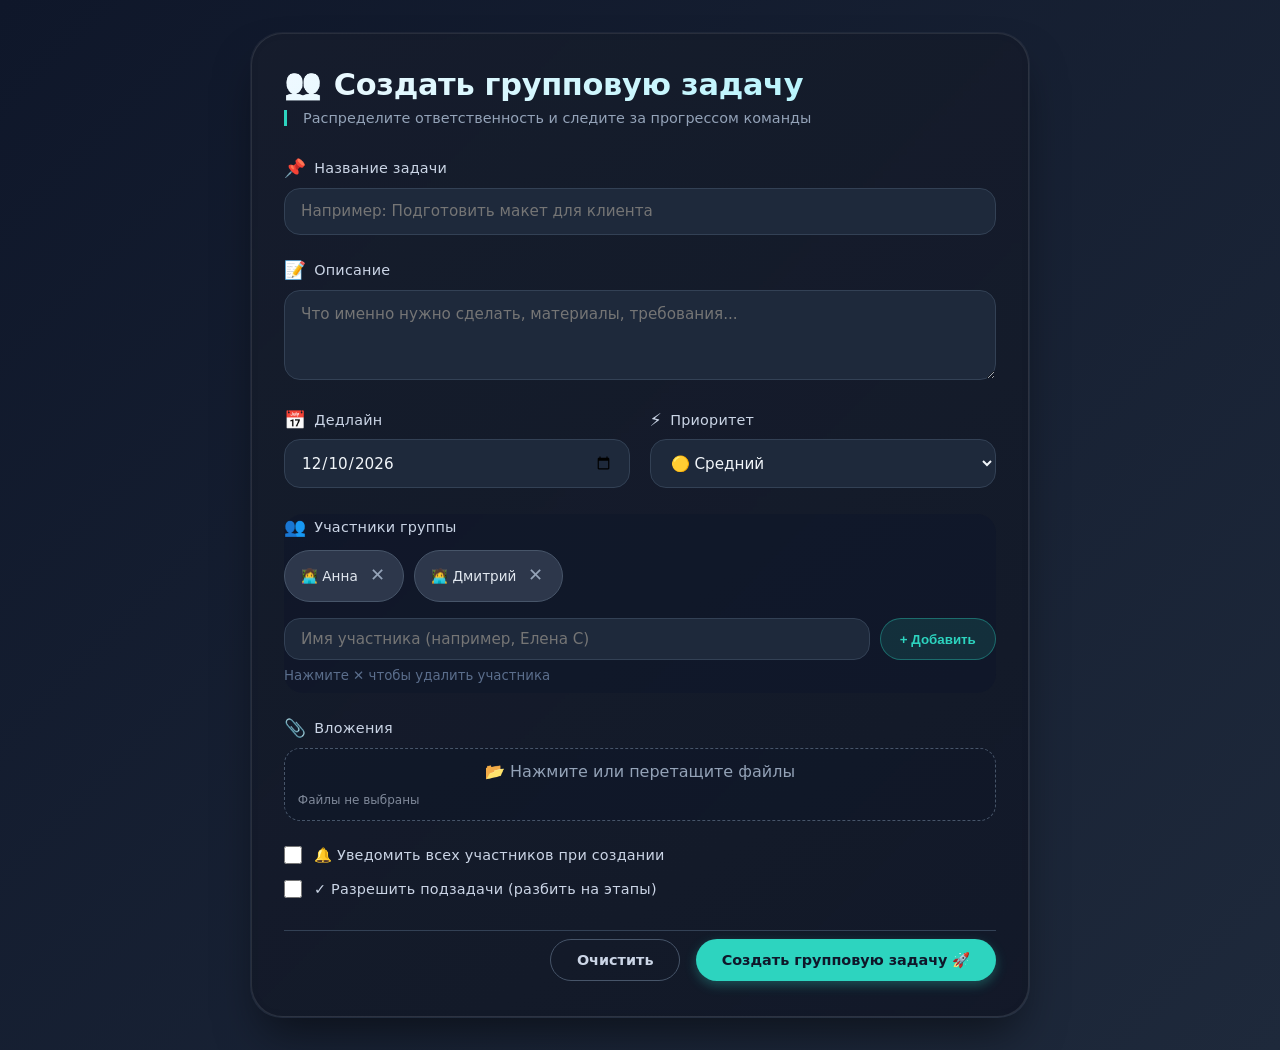
<file: index.html>
<!DOCTYPE html>
<html lang="ru">
<head>
    <meta charset="UTF-8">
    <meta name="viewport" content="width=device-width, initial-scale=1.0, user-scalable=yes">
    <title>UI Form: Создание групповой задачи</title>
    <link rel="stylesheet" href="style.css">
</head>
<body>
<div class="form-container">
    <div class="glass-card">
        <h1>
            <span>👥</span> Создать групповую задачу
        </h1>
        <div class="sub">Распределите ответственность и следите за прогрессом команды</div>

        <form id="groupTaskForm">
            <div class="field-group">
                <label><i>📌</i> Название задачи</label>
                <input type="text" id="taskTitle" placeholder="Например: Подготовить макет для клиента" required>
            </div>

            <div class="field-group">
                <label><i>📝</i> Описание</label>
                <textarea id="taskDesc" placeholder="Что именно нужно сделать, материалы, требования..."></textarea>
            </div>

            <div class="row-2cols">
                <div class="field-group">
                    <label><i>📅</i> Дедлайн</label>
                    <input type="date" id="deadline">
                </div>
                <div class="field-group">
                    <label><i>⚡</i> Приоритет</label>
                    <select id="priority">
                        <option value="low">🟢 Низкий</option>
                        <option value="medium" selected>🟡 Средний</option>
                        <option value="high">🔴 Высокий</option>
                        <option value="critical">🔥 Критический</option>
                    </select>
                </div>
            </div>

            <div class="field-group members-section">
                <label><i>👥</i> Участники группы</label>
                <div class="members-list" id="membersListContainer">
                    <div class="member-tag" data-name="Анна Кузнецова">
                        <span>👩‍💻 Анна</span>
                        <button type="button" class="remove-member">✕</button>
                    </div>
                    <div class="member-tag" data-name="Дмитрий Волков">
                        <span>🧑‍💻 Дмитрий</span>
                        <button type="button" class="remove-member">✕</button>
                    </div>
                </div>
                <div class="add-member-panel">
                    <input type="text" id="memberNameInput" placeholder="Имя участника (например, Елена С)" autocomplete="off">
                    <button type="button" id="addMemberBtn">+ Добавить</button>
                </div>
                <small style="color:#5b6e8c; display: block; margin-top: 8px;">Нажмите ✕ чтобы удалить участника</small>
            </div>

            <!-- Вложения (демо) -->
            <div class="field-group">
                <label><i>📎</i> Вложения</label>
                <div class="file-area" id="fileDropArea">
                    <input type="file" id="fileInput" multiple style="display: none;">
                    <div class="file-label" id="fileTrigger">
                        📂 Нажмите или перетащите файлы
                    </div>
                    <div class="file-list" id="filePreviewList"></div>
                </div>
            </div>

            <div class="checkbox-group">
                <input type="checkbox" id="notifyTeam">
                <label style="margin:0; font-weight: normal;">🔔 Уведомить всех участников при создании</label>
            </div>
            <div class="checkbox-group">
                <input type="checkbox" id="allowSubtasks">
                <label style="margin:0; font-weight: normal;">✓ Разрешить подзадачи (разбить на этапы)</label>
            </div>

            <div class="actions">
                <button type="button" class="btn btn-secondary" id="resetBtn">Очистить</button>
                <button type="submit" class="btn btn-primary">Создать групповую задачу 🚀</button>
            </div>
        </form>
    </div>
</div>
<div id="toastMessage" class="toast-msg">✨ Групповая задача создана!</div>

<script src="script.js"></script>
</body>
</html>
</file>
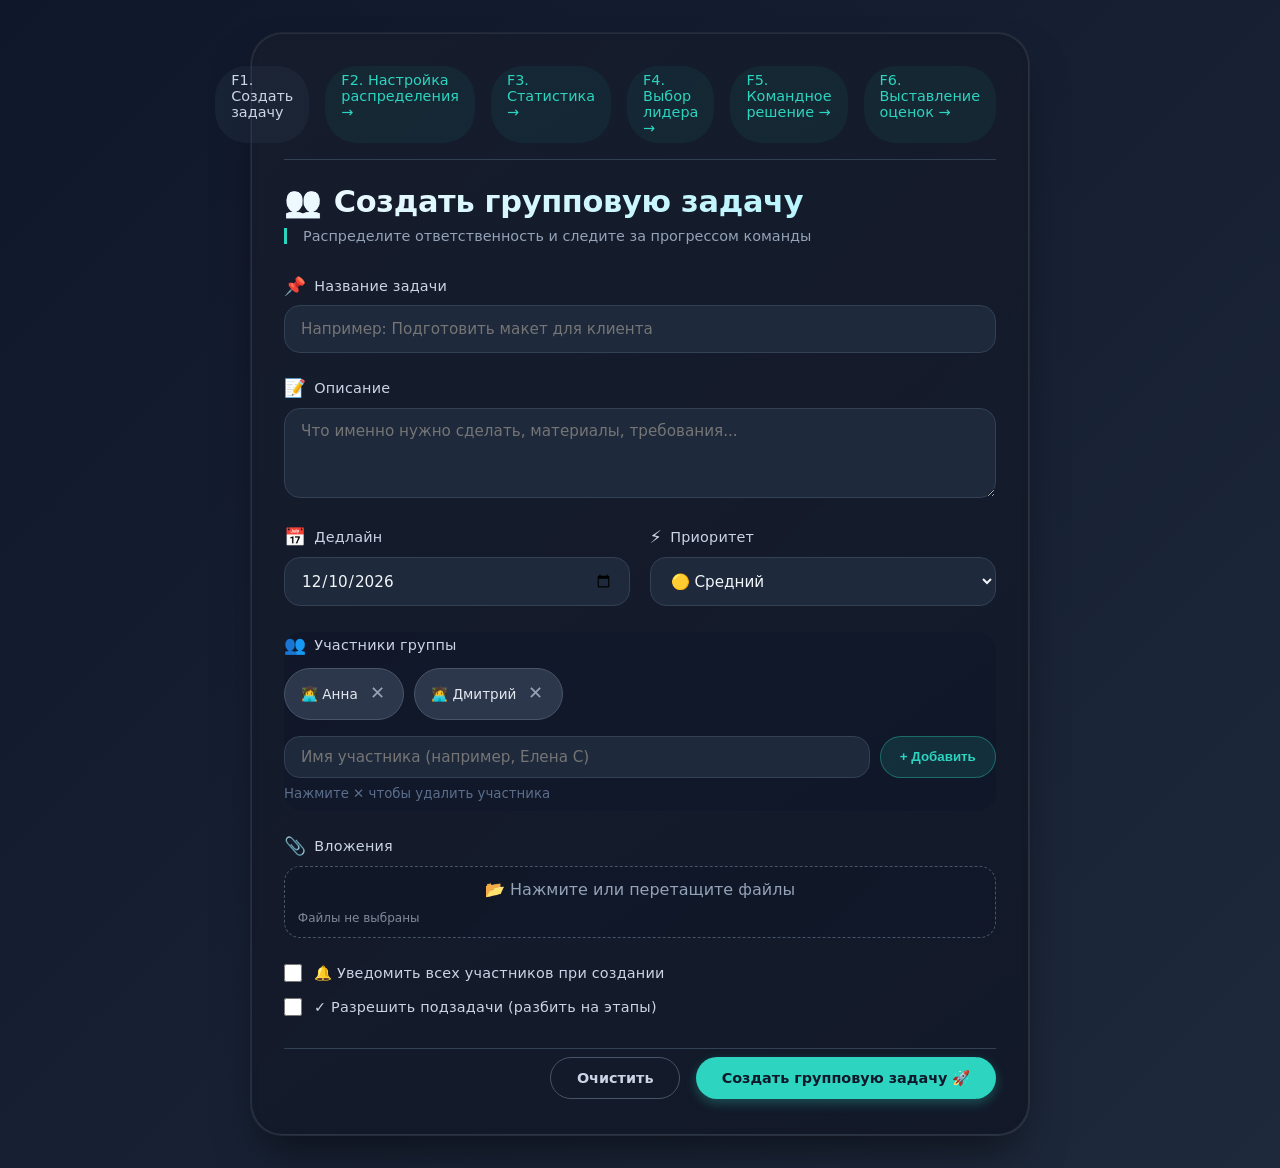
<file: f1.html>
<!DOCTYPE html>
<html lang="ru">
<head>
    <meta charset="UTF-8">
    <meta name="viewport" content="width=device-width, initial-scale=1.0, user-scalable=yes">
    <title>F1: Создание групповой задачи</title>
    <link rel="stylesheet" href="f1.css">
</head>
<body>
<div class="form-container">
    <div class="glass-card">
        <div class="nav-modules">
            <span class="current-module">F1. Создать задачу</span>
            <a href="f2.html" class="module-link">F2. Настройка распределения →</a>
            <a href="f3.html" class="module-link">F3. Статистика →</a>
            <a href="f4.html" class="module-link">F4. Выбор лидера →</a>
            <a href="f5.html" class="module-link">F5. Командное решение →</a>
            <a href="f6.html" class="module-link">F6. Выставление оценок →</a>
        </div>

        <h1>
            <span>👥</span> Создать групповую задачу
        </h1>
        <div class="sub">Распределите ответственность и следите за прогрессом команды</div>

        <form id="groupTaskForm">
            <div class="field-group">
                <label><i>📌</i> Название задачи</label>
                <input type="text" id="taskTitle" placeholder="Например: Подготовить макет для клиента" required>
            </div>

            <div class="field-group">
                <label><i>📝</i> Описание</label>
                <textarea id="taskDesc" placeholder="Что именно нужно сделать, материалы, требования..."></textarea>
            </div>

            <div class="row-2cols">
                <div class="field-group">
                    <label><i>📅</i> Дедлайн</label>
                    <input type="date" id="deadline">
                </div>
                <div class="field-group">
                    <label><i>⚡</i> Приоритет</label>
                    <select id="priority">
                        <option value="low">🟢 Низкий</option>
                        <option value="medium" selected>🟡 Средний</option>
                        <option value="high">🔴 Высокий</option>
                        <option value="critical">🔥 Критический</option>
                    </select>
                </div>
            </div>

            <div class="field-group members-section">
                <label><i>👥</i> Участники группы</label>
                <div class="members-list" id="membersListContainer">
                    <div class="member-tag" data-name="Анна Кузнецова">
                        <span>👩‍💻 Анна</span>
                        <button type="button" class="remove-member">✕</button>
                    </div>
                    <div class="member-tag" data-name="Дмитрий Волков">
                        <span>🧑‍💻 Дмитрий</span>
                        <button type="button" class="remove-member">✕</button>
                    </div>
                </div>
                <div class="add-member-panel">
                    <input type="text" id="memberNameInput" placeholder="Имя участника (например, Елена С)" autocomplete="off">
                    <button type="button" id="addMemberBtn">+ Добавить</button>
                </div>
                <small style="color:#5b6e8c; display: block; margin-top: 8px;">Нажмите ✕ чтобы удалить участника</small>
            </div>

            <div class="field-group">
                <label><i>📎</i> Вложения</label>
                <div class="file-area" id="fileDropArea">
                    <input type="file" id="fileInput" multiple style="display: none;">
                    <div class="file-label" id="fileTrigger">
                        📂 Нажмите или перетащите файлы
                    </div>
                    <div class="file-list" id="filePreviewList"></div>
                </div>
            </div>

            <div class="checkbox-group">
                <input type="checkbox" id="notifyTeam">
                <label style="margin:0; font-weight: normal;">🔔 Уведомить всех участников при создании</label>
            </div>
            <div class="checkbox-group">
                <input type="checkbox" id="allowSubtasks">
                <label style="margin:0; font-weight: normal;">✓ Разрешить подзадачи (разбить на этапы)</label>
            </div>

            <div class="actions">
                <button type="button" class="btn btn-secondary" id="resetBtn">Очистить</button>
                <button type="submit" class="btn btn-primary">Создать групповую задачу 🚀</button>
            </div>
        </form>
    </div>
</div>
<div id="toastMessage" class="toast-msg">✨ Групповая задача создана!</div>

<script src="f1.js"></script>
</body>
</html>
</file>
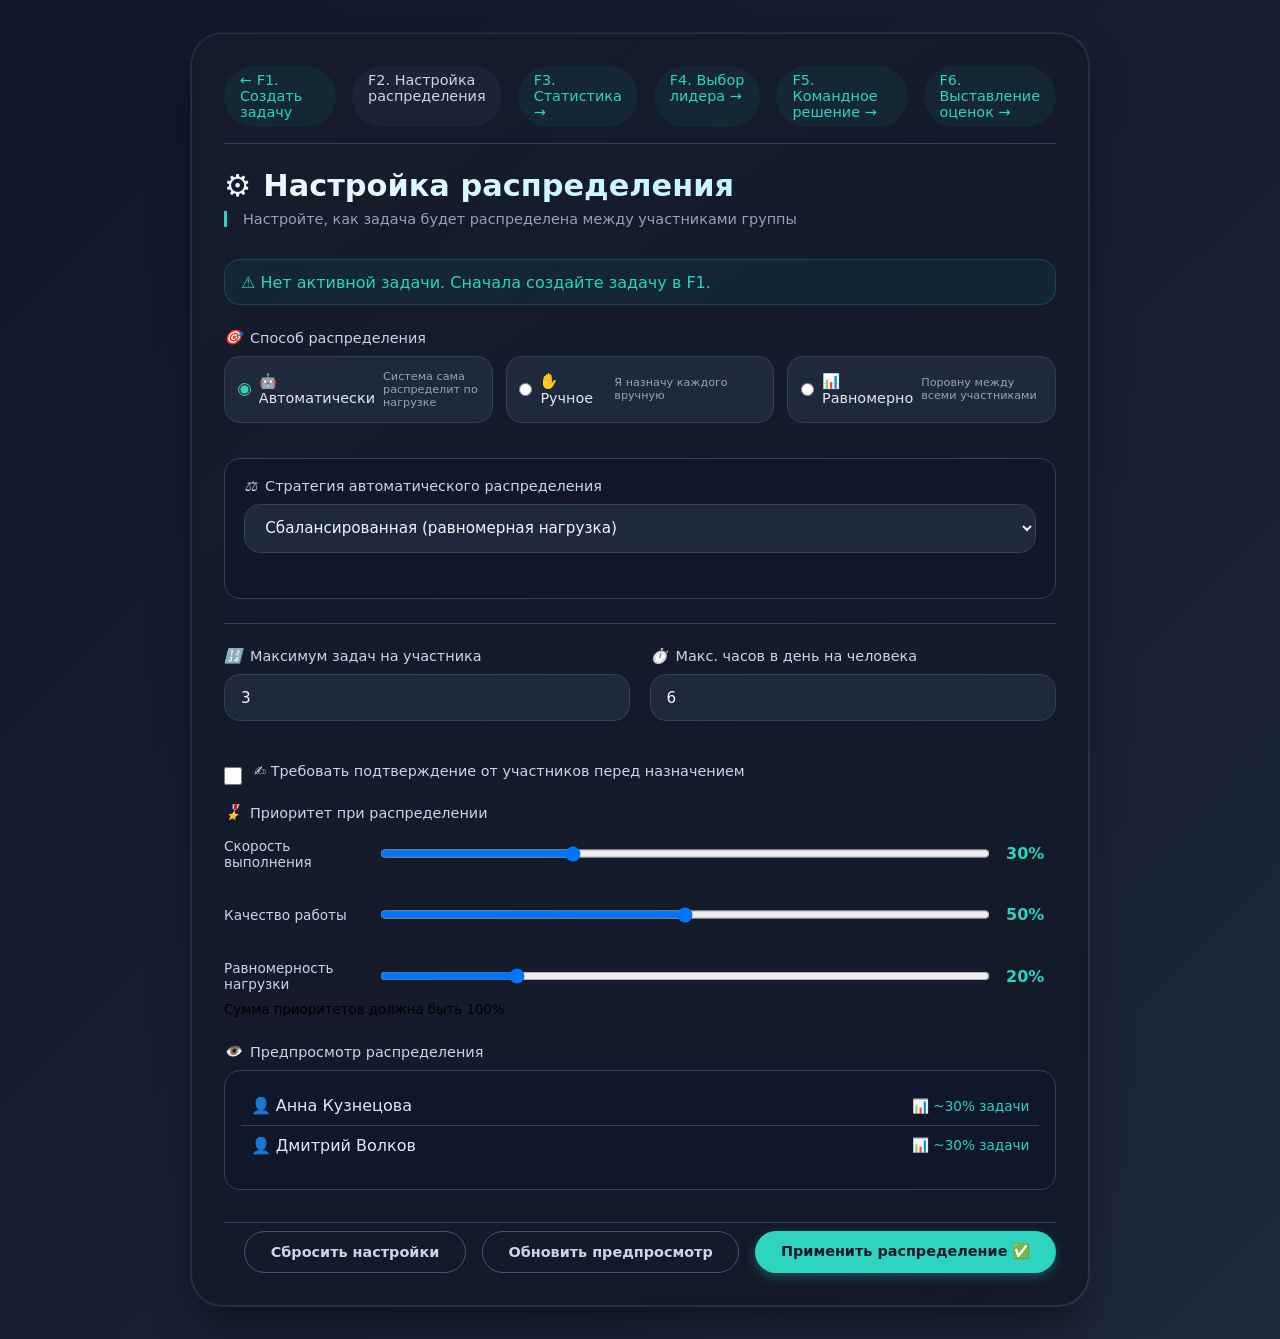
<file: f2.html>
<!DOCTYPE html>
<html lang="ru">
<head>
    <meta charset="UTF-8">
    <meta name="viewport" content="width=device-width, initial-scale=1.0, user-scalable=yes">
    <title>F2: Настройка распределения групповой задачи</title>
    <link rel="stylesheet" href="f2.css">
</head>
<body>
<div class="form-container">
    <div class="glass-card">
        <div class="nav-modules">
            <a href="f1.html" class="module-link">← F1. Создать задачу</a>
            <span class="current-module">F2. Настройка распределения</span>
            <a href="f3.html" class="module-link">F3. Статистика →</a>
            <a href="f4.html" class="module-link">F4. Выбор лидера →</a>
            <a href="f5.html" class="module-link">F5. Командное решение →</a>
            <a href="f6.html" class="module-link">F6. Выставление оценок →</a>
        </div>

        <h1>
            <span>⚙️</span> Настройка распределения
        </h1>
        <div class="sub">Настройте, как задача будет распределена между участниками группы</div>

        <div id="currentTaskInfo" class="task-info">
            <span id="taskNamePlaceholder">Задача не выбрана</span>
        </div>

        <form id="distributionForm">
            <div class="field-group">
                <label><i>🎯</i> Способ распределения</label>
                <div class="radio-group">
                    <label class="radio-card">
                        <input type="radio" name="distributionType" value="auto" checked>
                        <span class="radio-title">🤖 Автоматически</span>
                        <span class="radio-desc">Система сама распределит по нагрузке</span>
                    </label>
                    <label class="radio-card">
                        <input type="radio" name="distributionType" value="manual">
                        <span class="radio-title">✋ Ручное</span>
                        <span class="radio-desc">Я назначу каждого вручную</span>
                    </label>
                    <label class="radio-card">
                        <input type="radio" name="distributionType" value="equal">
                        <span class="radio-title">📊 Равномерно</span>
                        <span class="radio-desc">Поровну между всеми участниками</span>
                    </label>
                </div>
            </div>

            <div id="autoSettings" class="distribution-settings">
                <div class="field-group">
                    <label><i>⚖️</i> Стратегия автоматического распределения</label>
                    <select id="autoStrategy">
                        <option value="balanced">Сбалансированная (равномерная нагрузка)</option>
                        <option value="speed">Быстрая (кто свободнее)</option>
                        <option value="skill">По компетенциям (кто лучше подходит)</option>
                        <option value="custom">Кастомный вес участников</option>
                    </select>
                </div>

                <div id="customWeightsPanel" style="display: none;">
                    <label><i>📊</i> Веса участников (0-100%)</label>
                    <div id="weightsList" class="weights-container"></div>
                    <small>Укажите важность каждого участника для этой задачи</small>
                </div>
            </div>

            <div id="manualSettings" class="distribution-settings" style="display: none;">
                <label><i>👥</i> Назначить ответственных</label>
                <div id="manualAssignmentList" class="manual-list"></div>
            </div>

            <div id="equalSettings" class="distribution-settings" style="display: none;">
                <div class="info-box">
                    <span>ℹ️</span>
                    <div>Задача будет разделена на <strong id="equalPartsCount">0</strong> равных частей 
                    (по количеству участников). Каждый получит одинаковый объём работы.</div>
                </div>
            </div>

            <div class="divider"></div>

            <div class="row-2cols">
                <div class="field-group">
                    <label><i>🔢</i> Максимум задач на участника</label>
                    <input type="number" id="maxTasksPerMember" min="1" max="20" value="3">
                </div>
                <div class="field-group">
                    <label><i>⏱️</i> Макс. часов в день на человека</label>
                    <input type="number" id="maxHoursPerDay" min="1" max="12" value="6">
                </div>
            </div>

            <div class="checkbox-group">
                <input type="checkbox" id="requireApproval">
                <label>✍️ Требовать подтверждение от участников перед назначением</label>
            </div>

            <div class="field-group">
                <label><i>🎖️</i> Приоритет при распределении</label>
                <div class="priority-sliders">
                    <div class="slider-item">
                        <span>Скорость выполнения</span>
                        <input type="range" id="prioritySpeed" min="0" max="100" value="30">
                        <span class="slider-value" id="speedVal">30%</span>
                    </div>
                    <div class="slider-item">
                        <span>Качество работы</span>
                        <input type="range" id="priorityQuality" min="0" max="100" value="50">
                        <span class="slider-value" id="qualityVal">50%</span>
                    </div>
                    <div class="slider-item">
                        <span>Равномерность нагрузки</span>
                        <input type="range" id="priorityBalance" min="0" max="100" value="20">
                        <span class="slider-value" id="balanceVal">20%</span>
                    </div>
                </div>
                <small>Сумма приоритетов должна быть 100%</small>
                <div id="priorityWarning" class="warning-msg"></div>
            </div>

            <div class="preview-section">
                <label><i>👁️</i> Предпросмотр распределения</label>
                <div id="previewResult" class="preview-card">
                    <div class="preview-placeholder">Настройте параметры для предпросмотра</div>
                </div>
            </div>

            <div class="actions">
                <button type="button" class="btn btn-secondary" id="resetBtn">Сбросить настройки</button>
                <button type="button" class="btn btn-secondary" id="previewBtn">Обновить предпросмотр</button>
                <button type="submit" class="btn btn-primary">Применить распределение ✅</button>
            </div>
        </form>
    </div>
</div>

<div id="toastMessage" class="toast-msg">Настройки распределения сохранены!</div>

<script src="f2.js"></script>
</body>
</html>
</file>
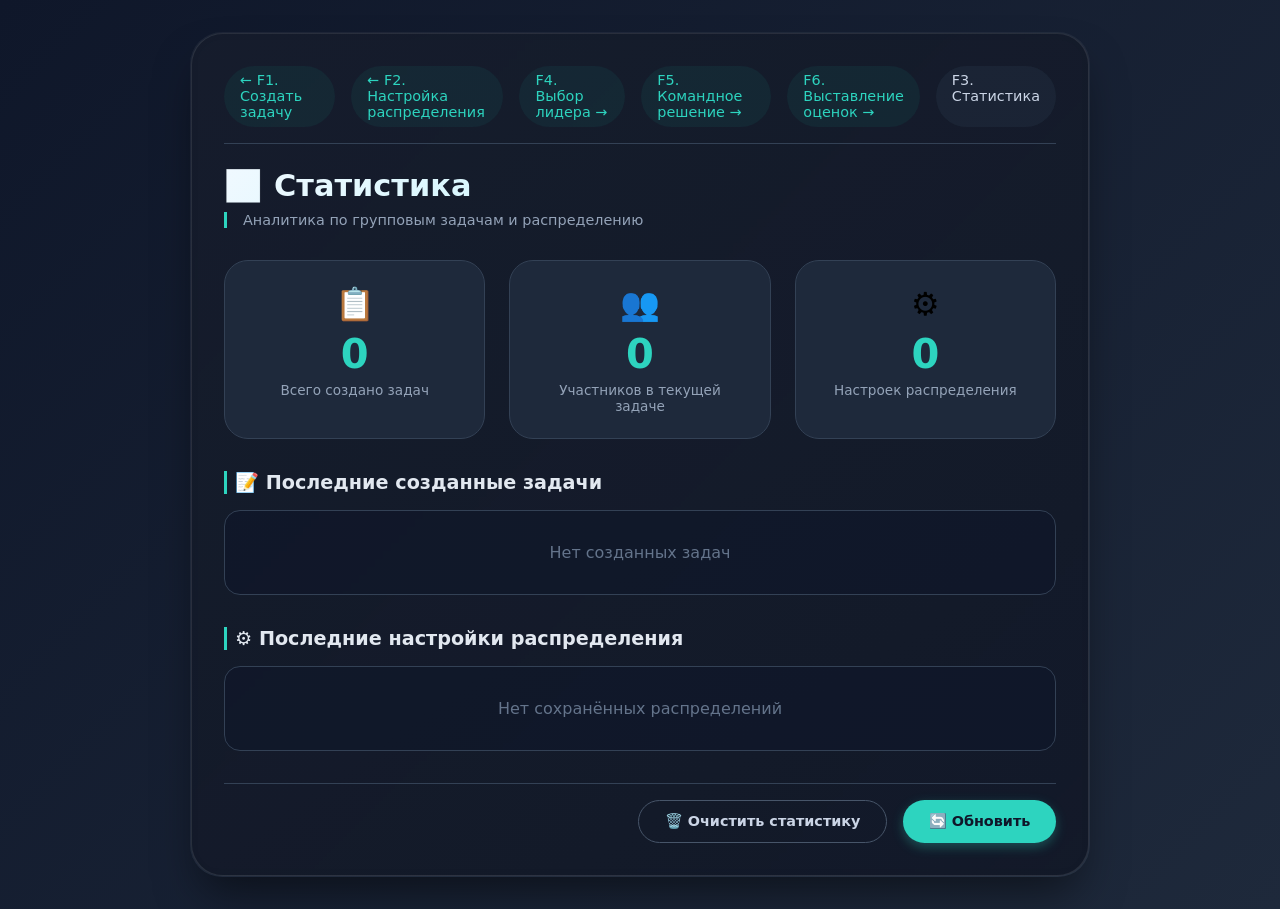
<file: f3.html>
<!DOCTYPE html>
<html lang="ru">
<head>
    <meta charset="UTF-8">
    <meta name="viewport" content="width=device-width, initial-scale=1.0, user-scalable=yes">
    <title>F3: Статистика групповых задач</title>
    <link rel="stylesheet" href="f3.css">
</head>
<body>
<div class="form-container">
    <div class="glass-card">
        <div class="nav-modules">
            <a href="f1.html" class="module-link">← F1. Создать задачу</a>
            <a href="f2.html" class="module-link">← F2. Настройка распределения</a>
            <a href="f4.html" class="module-link">F4. Выбор лидера →</a>
            <a href="f5.html" class="module-link">F5. Командное решение →</a>
            <a href="f6.html" class="module-link">F6. Выставление оценок →</a>
            <span class="current-module">F3. Статистика</span>
        </div>

        <h1>
            <span>📊</span> Статистика
        </h1>
        <div class="sub">Аналитика по групповым задачам и распределению</div>

        <div class="stats-grid">
            <div class="stat-card">
                <div class="stat-icon">📋</div>
                <div class="stat-value" id="totalTasks">0</div>
                <div class="stat-label">Всего создано задач</div>
            </div>
            <div class="stat-card">
                <div class="stat-icon">👥</div>
                <div class="stat-value" id="totalMembers">0</div>
                <div class="stat-label">Участников в текущей задаче</div>
            </div>
            <div class="stat-card">
                <div class="stat-icon">⚙️</div>
                <div class="stat-value" id="totalDistributions">0</div>
                <div class="stat-label">Настроек распределения</div>
            </div>
        </div>

        <div class="section">
            <h3>📝 Последние созданные задачи</h3>
            <div id="recentTasksList" class="tasks-list">
                <div class="empty-state">Нет созданных задач</div>
            </div>
        </div>

        <div class="section">
            <h3>⚙️ Последние настройки распределения</h3>
            <div id="recentDistributionsList" class="distributions-list">
                <div class="empty-state">Нет сохранённых распределений</div>
            </div>
        </div>

        <div class="actions">
            <button type="button" class="btn btn-secondary" id="clearDataBtn">🗑️ Очистить статистику</button>
            <button type="button" class="btn btn-primary" id="refreshBtn">🔄 Обновить</button>
        </div>
    </div>
</div>

<div id="toastMessage" class="toast-msg">Статистика обновлена!</div>

<script src="f3.js"></script>
</body>
</html>
</file>
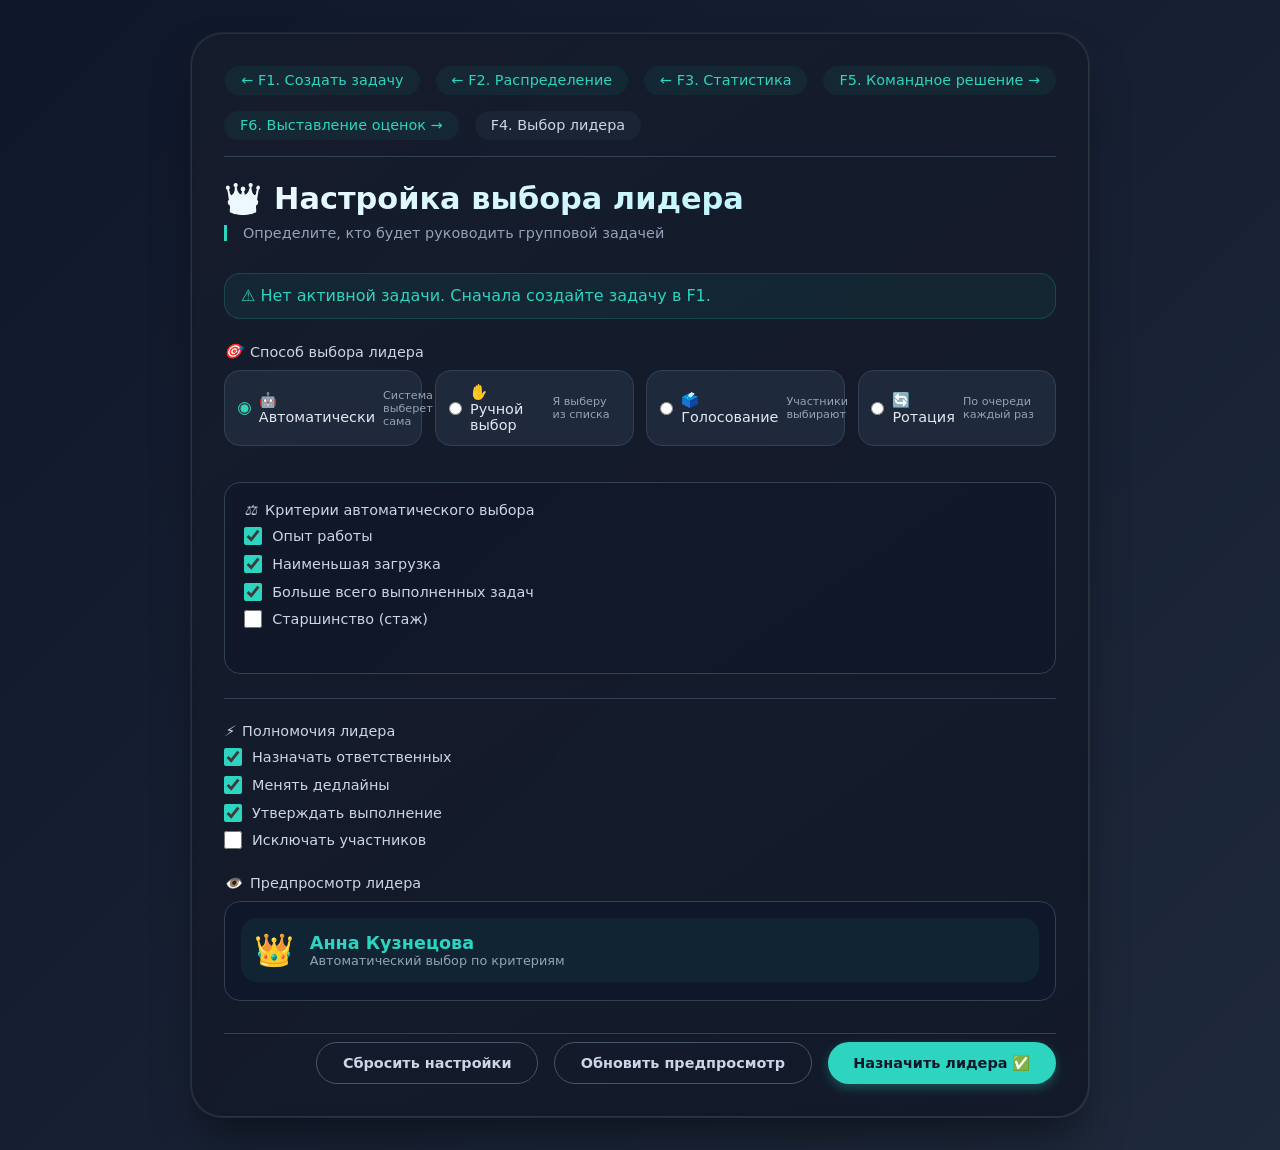
<file: f4.html>
<!DOCTYPE html>
<html lang="ru">
<head>
    <meta charset="UTF-8">
    <meta name="viewport" content="width=device-width, initial-scale=1.0, user-scalable=yes">
    <title>F4: Настройка выбора лидера группы</title>
    <link rel="stylesheet" href="f4.css">
</head>
<body>
<div class="form-container">
    <div class="glass-card">
        <div class="nav-modules">
            <a href="f1.html" class="module-link">← F1. Создать задачу</a>
            <a href="f2.html" class="module-link">← F2. Распределение</a>
            <a href="f3.html" class="module-link">← F3. Статистика</a>
            <a href="f5.html" class="module-link">F5. Командное решение →</a>
            <a href="f6.html" class="module-link">F6. Выставление оценок →</a>
            <span class="current-module">F4. Выбор лидера</span>
        </div>

        <h1>
            <span>👑</span> Настройка выбора лидера
        </h1>
        <div class="sub">Определите, кто будет руководить групповой задачей</div>

        <div id="currentTaskInfo" class="task-info">
            <span id="taskNamePlaceholder">Задача не выбрана</span>
        </div>

        <form id="leaderForm">
            <div class="field-group">
                <label><i>🎯</i> Способ выбора лидера</label>
                <div class="radio-group">
                    <label class="radio-card">
                        <input type="radio" name="leaderType" value="auto" checked>
                        <span class="radio-title">🤖 Автоматически</span>
                        <span class="radio-desc">Система выберет сама</span>
                    </label>
                    <label class="radio-card">
                        <input type="radio" name="leaderType" value="manual">
                        <span class="radio-title">✋ Ручной выбор</span>
                        <span class="radio-desc">Я выберу из списка</span>
                    </label>
                    <label class="radio-card">
                        <input type="radio" name="leaderType" value="vote">
                        <span class="radio-title">🗳️ Голосование</span>
                        <span class="radio-desc">Участники выбирают</span>
                    </label>
                    <label class="radio-card">
                        <input type="radio" name="leaderType" value="rotation">
                        <span class="radio-title">🔄 Ротация</span>
                        <span class="radio-desc">По очереди каждый раз</span>
                    </label>
                </div>
            </div>

            <div id="autoSettings" class="distribution-settings">
                <div class="field-group">
                    <label><i>⚖️</i> Критерии автоматического выбора</label>
                    <div class="criteria-group">
                        <label class="checkbox-label">
                            <input type="checkbox" id="criteriaExperience" checked>
                            <span>Опыт работы</span>
                        </label>
                        <label class="checkbox-label">
                            <input type="checkbox" id="criteriaLoad" checked>
                            <span>Наименьшая загрузка</span>
                        </label>
                        <label class="checkbox-label">
                            <input type="checkbox" id="criteriaTasks" checked>
                            <span>Больше всего выполненных задач</span>
                        </label>
                        <label class="checkbox-label">
                            <input type="checkbox" id="criteriaSeniority">
                            <span>Старшинство (стаж)</span>
                        </label>
                    </div>
                </div>
            </div>

            <div id="manualSettings" class="distribution-settings" style="display: none;">
                <label><i>👑</i> Выберите лидера из участников</label>
                <div id="membersList" class="members-select-list"></div>
            </div>

            <div id="voteSettings" class="distribution-settings" style="display: none;">
                <div class="info-box">
                    <span>🗳️</span>
                    <div>Голосование будет запущено после создания задачи. Каждый участник сможет отдать голос за кандидата.</div>
                </div>
                <div class="field-group">
                    <label><i>⏱️</i> Длительность голосования (часов)</label>
                    <input type="number" id="voteDuration" min="1" max="72" value="24">
                </div>
                <div class="field-group">
                    <label><i>🔐</i> Требования к голосованию</label>
                    <div class="criteria-group">
                        <label class="checkbox-label">
                            <input type="checkbox" id="voteAnonymous" checked>
                            <span>Анонимное голосование</span>
                        </label>
                        <label class="checkbox-label">
                            <input type="checkbox" id="voteMajority" checked>
                            <span>Простое большинство (50%+1)</span>
                        </label>
                    </div>
                </div>
            </div>

            <div id="rotationSettings" class="distribution-settings" style="display: none;">
                <div class="field-group">
                    <label><i>🔄</i> Интервал смены лидера</label>
                    <div class="row-2cols">
                        <div class="field-group">
                            <label>Дней</label>
                            <input type="number" id="rotationDays" min="1" max="30" value="7">
                        </div>
                        <div class="field-group">
                            <label>Задач</label>
                            <input type="number" id="rotationTasks" min="1" max="20" value="3">
                        </div>
                    </div>
                    <small>Лидер будет меняться через указанный период или количество задач</small>
                </div>
                <div class="info-box">
                    <span>📋</span>
                    <div>Текущая очередь ротации: <strong id="rotationQueue"></strong></div>
                </div>
            </div>

            <div class="divider"></div>

            <div class="field-group">
                <label><i>⚡</i> Полномочия лидера</label>
                <div class="criteria-group">
                    <label class="checkbox-label">
                        <input type="checkbox" id="powerAssign" checked>
                        <span>Назначать ответственных</span>
                    </label>
                    <label class="checkbox-label">
                        <input type="checkbox" id="powerDeadline" checked>
                        <span>Менять дедлайны</span>
                    </label>
                    <label class="checkbox-label">
                        <input type="checkbox" id="powerApprove" checked>
                        <span>Утверждать выполнение</span>
                    </label>
                    <label class="checkbox-label">
                        <input type="checkbox" id="powerKick">
                        <span>Исключать участников</span>
                    </label>
                </div>
            </div>

            <div class="preview-section">
                <label><i>👁️</i> Предпросмотр лидера</label>
                <div id="previewResult" class="preview-card">
                    <div class="preview-placeholder">Настройте параметры для предпросмотра</div>
                </div>
            </div>

            <div class="actions">
                <button type="button" class="btn btn-secondary" id="resetBtn">Сбросить настройки</button>
                <button type="button" class="btn btn-secondary" id="previewBtn">Обновить предпросмотр</button>
                <button type="submit" class="btn btn-primary">Назначить лидера ✅</button>
            </div>
        </form>
    </div>
</div>

<div id="toastMessage" class="toast-msg">Настройки лидера сохранены!</div>

<script src="f4.js"></script>
</body>
</html>
</file>
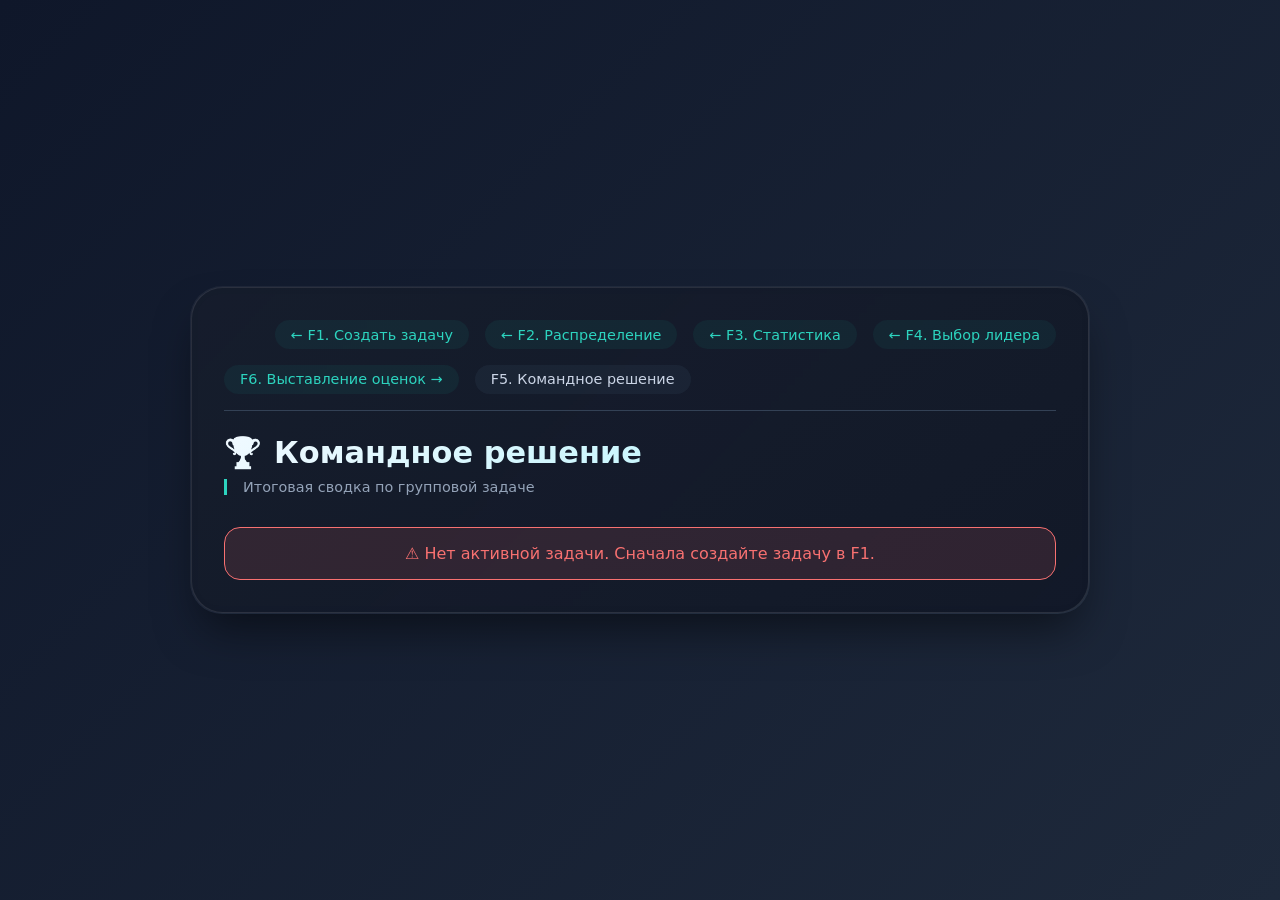
<file: f5.html>
<!DOCTYPE html>
<html lang="ru">
<head>
    <meta charset="UTF-8">
    <meta name="viewport" content="width=device-width, initial-scale=1.0, user-scalable=yes">
    <title>F5: Командное решение</title>
    <link rel="stylesheet" href="f5.css">
</head>
<body>
<div class="form-container">
    <div class="glass-card">
        <div class="nav-modules">
            <a href="f1.html" class="module-link">← F1. Создать задачу</a>
            <a href="f2.html" class="module-link">← F2. Распределение</a>
            <a href="f3.html" class="module-link">← F3. Статистика</a>
            <a href="f4.html" class="module-link">← F4. Выбор лидера</a>
            <a href="f6.html" class="module-link">F6. Выставление оценок →</a>
            <span class="current-module">F5. Командное решение</span>
        </div>

        <h1>
            <span>🏆</span> Командное решение
        </h1>
        <div class="sub">Итоговая сводка по групповой задаче</div>

        <div id="noTaskWarning" class="warning-box" style="display: none;">
            ⚠️ Нет активной задачи. Сначала создайте задачу в F1.
        </div>

        <div id="solutionContent" style="display: none;">
            <div class="status-badge" id="taskStatus">
                <span class="status-icon">🟢</span>
                <span class="status-text">Активна</span>
            </div>

            <div class="solution-section">
                <h3>📋 Информация о задаче</h3>
                <div class="info-grid" id="taskInfo"></div>
            </div>

            <div class="solution-section">
                <h3>👥 Распределение задач</h3>
                <div id="distributionList" class="distribution-list"></div>
            </div>

            <div class="solution-section">
                <h3>👑 Лидер команды</h3>
                <div id="leaderInfo" class="leader-card"></div>
            </div>

            <div class="solution-section">
                <h3>📊 Прогресс выполнения</h3>
                <div class="progress-container">
                    <div class="progress-bar" id="progressBar" style="width: 0%;"></div>
                </div>
                <div class="progress-stats" id="progressStats"></div>
            </div>

            <div class="solution-section">
                <h3>📝 Комментарий команды</h3>
                <textarea id="teamComment" rows="3" placeholder="Оставьте общий комментарий к задаче..."></textarea>
                <button type="button" class="btn-save-comment" id="saveCommentBtn">💾 Сохранить комментарий</button>
            </div>

            <div class="action-buttons">
                <button type="button" class="btn btn-secondary" id="exportBtn">📄 Экспорт в JSON</button>
                <button type="button" class="btn btn-primary" id="completeBtn">✅ Завершить задачу</button>
            </div>
        </div>
    </div>
</div>

<div id="toastMessage" class="toast-msg">Данные обновлены!</div>

<script src="f5.js"></script>
</body>
</html>
</file>
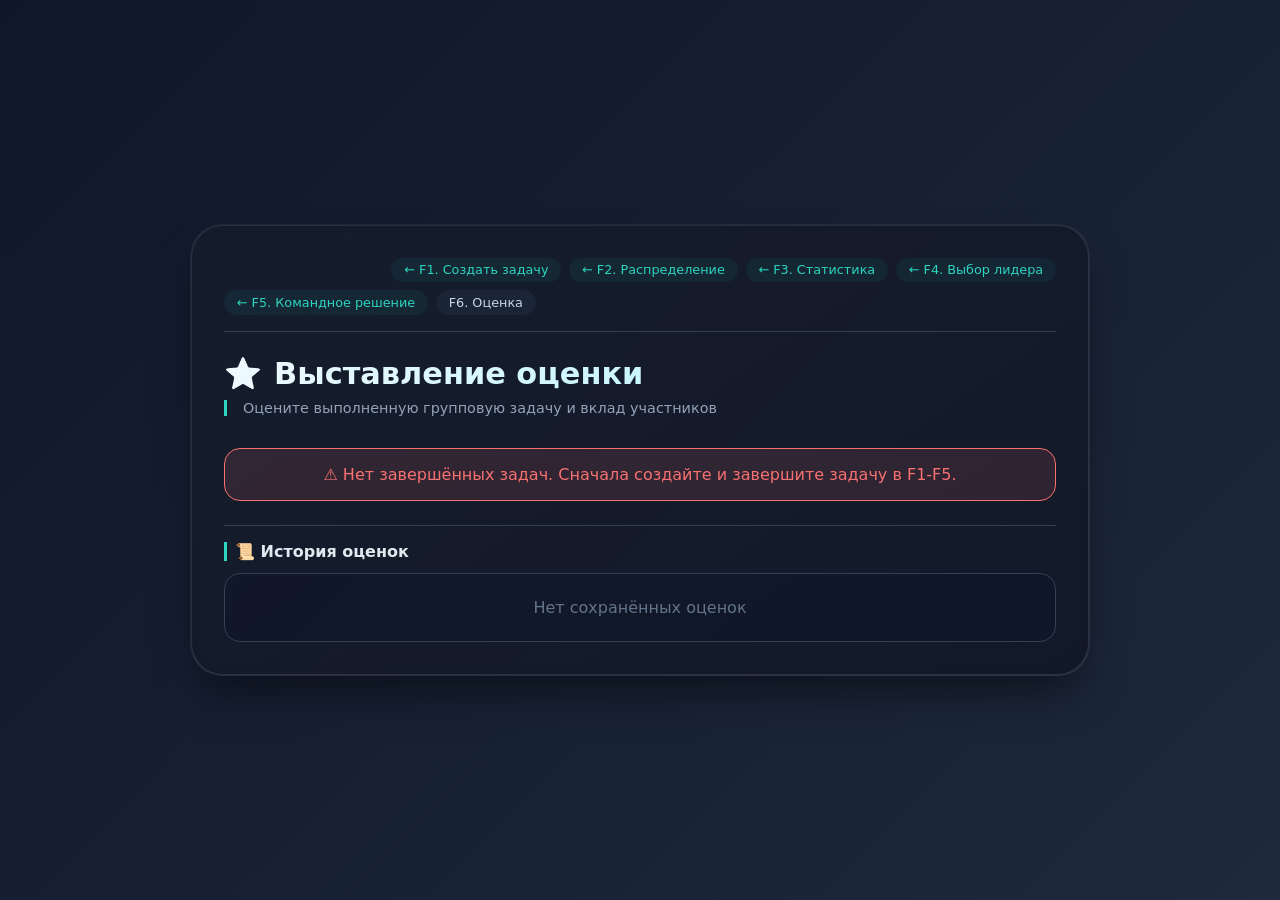
<file: f6.html>
<!DOCTYPE html>
<html lang="ru">
<head>
    <meta charset="UTF-8">
    <meta name="viewport" content="width=device-width, initial-scale=1.0, user-scalable=yes">
    <title>F6: Выставление оценки</title>
    <link rel="stylesheet" href="f6.css">
</head>
<body>
<div class="form-container">
    <div class="glass-card">
        <div class="nav-modules">
            <a href="f1.html" class="module-link">← F1. Создать задачу</a>
            <a href="f2.html" class="module-link">← F2. Распределение </a>
            <a href="f3.html" class="module-link">← F3. Статистика </a>
            <a href="f4.html" class="module-link">← F4. Выбор лидера </a>
            <a href="f5.html" class="module-link">← F5. Командное решение </a>
            <span class="current-module">F6. Оценка</span>
        </div>

        <h1>
            <span>⭐</span> Выставление оценки
        </h1>
        <div class="sub">Оцените выполненную групповую задачу и вклад участников</div>

        <div id="noTaskWarning" class="warning-box" style="display: none;">
            ⚠️ Нет завершённых задач. Сначала создайте и завершите задачу в F1-F5.
        </div>

        <div id="ratingContent" style="display: none;">
            <div class="current-task-card">
                <div class="task-title-mini" id="currentTaskTitle"></div>
                <div class="task-status" id="taskStatus"></div>
            </div>

            <div class="rating-section">
                <h3>📊 Общая оценка задачи</h3>
                <div class="stars-container" id="taskStars">
                    <span class="star" data-value="1">☆</span>
                    <span class="star" data-value="2">☆</span>
                    <span class="star" data-value="3">☆</span>
                    <span class="star" data-value="4">☆</span>
                    <span class="star" data-value="5">☆</span>
                </div>
                <div class="rating-value" id="taskRatingValue">0 / 5</div>
            </div>

            <div class="rating-section">
                <h3>👥 Оценка участников</h3>
                <div id="membersRatingList" class="members-rating-list"></div>
            </div>

            <div class="rating-section">
                <h3>👑 Оценка лидера</h3>
                <div id="leaderRatingBlock" class="leader-rating-block"></div>
            </div>

            <div class="rating-section">
                <h3>📝 Комментарий к оценке</h3>
                <textarea id="ratingComment" rows="3" placeholder="Напишите, почему поставлена такая оценка..."></textarea>
            </div>

            <div class="rating-section">
                <h3>📈 Итоговый рейтинг команды</h3>
                <div class="total-rating-card">
                    <div class="total-score" id="totalScore">0</div>
                    <div class="total-label">общий балл</div>
                    <div class="grade-letter" id="gradeLetter">F</div>
                </div>
            </div>

            <div class="action-buttons">
                <button type="button" class="btn btn-secondary" id="resetRatingBtn">🔄 Сбросить оценку</button>
                <button type="button" class="btn btn-primary" id="saveRatingBtn">💾 Сохранить оценку</button>
            </div>
        </div>

        <div class="rating-history-section">
            <h3>📜 История оценок</h3>
            <div id="ratingHistoryList" class="rating-history-list">
                <div class="empty-state">Нет сохранённых оценок</div>
            </div>
        </div>
    </div>
</div>

<div id="toastMessage" class="toast-msg">Оценка сохранена!</div>

<script src="f6.js"></script>
</body>
</html>
</file>
<file: style.css>
* {
    margin: 0;
    padding: 0;
    box-sizing: border-box;
}

body {
    background: linear-gradient(135deg, #0f172a 0%, #1e293b 100%);
    font-family: 'Inter', system-ui, -apple-system, 'Segoe UI', Roboto, 'Helvetica Neue', sans-serif;
    padding: 2rem 1.5rem;
    min-height: 100vh;
    display: flex;
    align-items: center;
    justify-content: center;
}

.form-container {
    max-width: 780px;
    width: 100%;
    margin: 0 auto;
    background: rgba(255, 255, 255, 0.05);
    backdrop-filter: blur(2px);
    border-radius: 2rem;
    padding: 1px;
    box-shadow: 0 25px 45px -12px rgba(0, 0, 0, 0.5);
}

.glass-card {
    background: #0f172aee;
    background: linear-gradient(145deg, #111827cc 0%, #0b1120cc 100%);
    backdrop-filter: blur(4px);
    border-radius: 2rem;
    padding: 2rem 2rem 2.2rem;
    border: 1px solid rgba(255, 255, 255, 0.1);
}

h1 {
    font-size: 1.9rem;
    font-weight: 600;
    background: linear-gradient(135deg, #F0F9FF, #A5F3FC);
    background-clip: text;
    -webkit-background-clip: text;
    color: transparent;
    letter-spacing: -0.3px;
    display: flex;
    align-items: center;
    gap: 12px;
    margin-bottom: 0.5rem;
}

.sub {
    color: #94a3b8;
    border-left: 3px solid #2dd4bf;
    padding-left: 1rem;
    margin-bottom: 2rem;
    font-size: 0.9rem;
}

.field-group {
    margin-bottom: 1.6rem;
}

label {
    display: flex;
    align-items: center;
    gap: 8px;
    font-weight: 500;
    font-size: 0.9rem;
    margin-bottom: 0.6rem;
    color: #cbd5e6;
    letter-spacing: 0.2px;
}

label i {
    font-style: normal;
    font-size: 1.1rem;
}

input, textarea, select {
    width: 100%;
    padding: 0.85rem 1rem;
    background: #1e293b;
    border: 1px solid #334155;
    border-radius: 1rem;
    font-size: 0.95rem;
    color: #f1f5f9;
    transition: all 0.2s ease;
    font-family: inherit;
}

textarea {
    resize: vertical;
    min-height: 90px;
}

input:focus, textarea:focus, select:focus {
    outline: none;
    border-color: #2dd4bf;
    box-shadow: 0 0 0 3px rgba(45, 212, 191, 0.2);
    background: #0f172a;
}

.row-2cols {
    display: grid;
    grid-template-columns: 1fr 1fr;
    gap: 1.2rem;
}

/* Стили для тегов (участники) */
.members-section {
    background: #0f172a80;
    border-radius: 1.2rem;
    padding: 0.2rem 0 0.6rem 0;
}

.members-list {
    display: flex;
    flex-wrap: wrap;
    gap: 10px;
    margin: 0.8rem 0 1rem;
    min-height: 52px;
}

.member-tag {
    background: #2d374b;
    padding: 0.4rem 0.9rem 0.4rem 1rem;
    border-radius: 40px;
    display: inline-flex;
    align-items: center;
    gap: 8px;
    font-size: 0.85rem;
    font-weight: 500;
    color: #e2e8f0;
    transition: all 0.1s;
    border: 1px solid #475569;
}

.member-tag button {
    background: none;
    border: none;
    color: #94a3b8;
    cursor: pointer;
    font-size: 1.1rem;
    line-height: 1;
    padding: 0 4px;
    border-radius: 20px;
    transition: 0.1s;
}

.member-tag button:hover {
    color: #f87171;
    transform: scale(1.1);
}

.add-member-panel {
    display: flex;
    gap: 10px;
    margin-top: 6px;
}

.add-member-panel input {
    flex: 1;
    padding: 0.7rem 1rem;
}

.add-member-panel button {
    background: #2dd4bf20;
    border: 1px solid #2dd4bf60;
    padding: 0 1.2rem;
    border-radius: 2rem;
    color: #2dd4bf;
    font-weight: 600;
    cursor: pointer;
    transition: all 0.2s;
}

.add-member-panel button:hover {
    background: #2dd4bf;
    color: #0f172a;
    border-color: #2dd4bf;
}

.file-area {
    border: 1px dashed #475569;
    background: #0f172a60;
    border-radius: 1rem;
    padding: 0.8rem;
    cursor: pointer;
    transition: 0.2s;
    text-align: center;
}

.file-area:hover {
    border-color: #2dd4bf;
    background: #1e293b60;
}

.file-label {
    display: flex;
    align-items: center;
    justify-content: center;
    gap: 10px;
    color: #94a3b8;
    font-weight: 500;
    margin: 0;
}

.file-list {
    margin-top: 12px;
    font-size: 0.75rem;
    color: #cbd5e6;
    display: flex;
    flex-wrap: wrap;
    gap: 8px;
}

.file-badge {
    background: #1e293b;
    padding: 4px 10px;
    border-radius: 30px;
    display: inline-flex;
    align-items: center;
    gap: 6px;
}

.checkbox-group {
    display: flex;
    align-items: center;
    gap: 12px;
    margin: 1rem 0 0.6rem;
}

.checkbox-group input {
    width: 18px;
    height: 18px;
    accent-color: #2dd4bf;
}

.actions {
    display: flex;
    justify-content: flex-end;
    gap: 1rem;
    margin-top: 2rem;
    padding-top: 0.5rem;
    border-top: 1px solid #334155;
}

.btn {
    padding: 0.75rem 1.6rem;
    border-radius: 2rem;
    font-weight: 600;
    font-size: 0.9rem;
    cursor: pointer;
    transition: 0.2s;
    border: none;
    font-family: inherit;
}

.btn-secondary {
    background: transparent;
    border: 1px solid #475569;
    color: #cbd5e6;
}

.btn-secondary:hover {
    background: #334155;
    border-color: #5b6e8c;
}

.btn-primary {
    background: #2dd4bf;
    color: #0f172a;
    box-shadow: 0 4px 12px rgba(45, 212, 191, 0.3);
}

.btn-primary:hover {
    background: #14b8a6;
    transform: scale(0.97);
    box-shadow: 0 2px 8px rgba(45, 212, 191, 0.4);
}

.toast-msg {
    position: fixed;
    bottom: 25px;
    left: 50%;
    transform: translateX(-50%);
    background: #2dd4bfdd;
    backdrop-filter: blur(12px);
    color: #0f172a;
    font-weight: 500;
    padding: 10px 24px;
    border-radius: 60px;
    font-size: 0.85rem;
    pointer-events: none;
    transition: 0.2s;
    opacity: 0;
    z-index: 1000;
}

@media (max-width: 640px) {
    .glass-card {
        padding: 1.5rem;
    }
    .row-2cols {
        grid-template-columns: 1fr;
        gap: 1rem;
    }
    .actions {
        flex-direction: column-reverse;
    }
    .btn {
        text-align: center;
    }
}
</file>
<file: f1.css>
* {
    margin: 0;
    padding: 0;
    box-sizing: border-box;
}

body {
    background: linear-gradient(135deg, #0f172a 0%, #1e293b 100%);
    font-family: 'Inter', system-ui, -apple-system, 'Segoe UI', Roboto, 'Helvetica Neue', sans-serif;
    padding: 2rem 1.5rem;
    min-height: 100vh;
    display: flex;
    align-items: center;
    justify-content: center;
}

.form-container {
    max-width: 780px;
    width: 100%;
    margin: 0 auto;
    background: rgba(255, 255, 255, 0.05);
    backdrop-filter: blur(2px);
    border-radius: 2rem;
    padding: 1px;
    box-shadow: 0 25px 45px -12px rgba(0, 0, 0, 0.5);
}

.glass-card {
    background: #0f172aee;
    background: linear-gradient(145deg, #111827cc 0%, #0b1120cc 100%);
    backdrop-filter: blur(4px);
    border-radius: 2rem;
    padding: 2rem 2rem 2.2rem;
    border: 1px solid rgba(255, 255, 255, 0.1);
}

.nav-modules {
    display: flex;
    justify-content: flex-end;
    gap: 1rem;
    margin-bottom: 1.5rem;
    padding-bottom: 1rem;
    border-bottom: 1px solid #334155;
}

.module-link {
    color: #2dd4bf;
    text-decoration: none;
    font-size: 0.9rem;
    padding: 0.4rem 1rem;
    border-radius: 2rem;
    background: #2dd4bf10;
    transition: 0.2s;
}

.module-link:hover {
    background: #2dd4bf20;
    color: #5eead4;
}

.current-module {
    color: #cbd5e6;
    font-weight: 500;
    background: #33415540;
    padding: 0.4rem 1rem;
    border-radius: 2rem;
    font-size: 0.9rem;
    margin-right: auto;
}

h1 {
    font-size: 1.9rem;
    font-weight: 600;
    background: linear-gradient(135deg, #F0F9FF, #A5F3FC);
    background-clip: text;
    -webkit-background-clip: text;
    color: transparent;
    letter-spacing: -0.3px;
    display: flex;
    align-items: center;
    gap: 12px;
    margin-bottom: 0.5rem;
}

.sub {
    color: #94a3b8;
    border-left: 3px solid #2dd4bf;
    padding-left: 1rem;
    margin-bottom: 2rem;
    font-size: 0.9rem;
}

.field-group {
    margin-bottom: 1.6rem;
}

label {
    display: flex;
    align-items: center;
    gap: 8px;
    font-weight: 500;
    font-size: 0.9rem;
    margin-bottom: 0.6rem;
    color: #cbd5e6;
    letter-spacing: 0.2px;
}

label i {
    font-style: normal;
    font-size: 1.1rem;
}

input, textarea, select {
    width: 100%;
    padding: 0.85rem 1rem;
    background: #1e293b;
    border: 1px solid #334155;
    border-radius: 1rem;
    font-size: 0.95rem;
    color: #f1f5f9;
    transition: all 0.2s ease;
    font-family: inherit;
}

textarea {
    resize: vertical;
    min-height: 90px;
}

input:focus, textarea:focus, select:focus {
    outline: none;
    border-color: #2dd4bf;
    box-shadow: 0 0 0 3px rgba(45, 212, 191, 0.2);
    background: #0f172a;
}

.row-2cols {
    display: grid;
    grid-template-columns: 1fr 1fr;
    gap: 1.2rem;
}

.members-section {
    background: #0f172a80;
    border-radius: 1.2rem;
    padding: 0.2rem 0 0.6rem 0;
}

.members-list {
    display: flex;
    flex-wrap: wrap;
    gap: 10px;
    margin: 0.8rem 0 1rem;
    min-height: 52px;
}

.member-tag {
    background: #2d374b;
    padding: 0.4rem 0.9rem 0.4rem 1rem;
    border-radius: 40px;
    display: inline-flex;
    align-items: center;
    gap: 8px;
    font-size: 0.85rem;
    font-weight: 500;
    color: #e2e8f0;
    transition: all 0.1s;
    border: 1px solid #475569;
}

.member-tag button {
    background: none;
    border: none;
    color: #94a3b8;
    cursor: pointer;
    font-size: 1.1rem;
    line-height: 1;
    padding: 0 4px;
    border-radius: 20px;
    transition: 0.1s;
}

.member-tag button:hover {
    color: #f87171;
    transform: scale(1.1);
}

.add-member-panel {
    display: flex;
    gap: 10px;
    margin-top: 6px;
}

.add-member-panel input {
    flex: 1;
    padding: 0.7rem 1rem;
}

.add-member-panel button {
    background: #2dd4bf20;
    border: 1px solid #2dd4bf60;
    padding: 0 1.2rem;
    border-radius: 2rem;
    color: #2dd4bf;
    font-weight: 600;
    cursor: pointer;
    transition: all 0.2s;
}

.add-member-panel button:hover {
    background: #2dd4bf;
    color: #0f172a;
    border-color: #2dd4bf;
}

.file-area {
    border: 1px dashed #475569;
    background: #0f172a60;
    border-radius: 1rem;
    padding: 0.8rem;
    cursor: pointer;
    transition: 0.2s;
    text-align: center;
}

.file-area:hover {
    border-color: #2dd4bf;
    background: #1e293b60;
}

.file-label {
    display: flex;
    align-items: center;
    justify-content: center;
    gap: 10px;
    color: #94a3b8;
    font-weight: 500;
    margin: 0;
}

.file-list {
    margin-top: 12px;
    font-size: 0.75rem;
    color: #cbd5e6;
    display: flex;
    flex-wrap: wrap;
    gap: 8px;
}

.file-badge {
    background: #1e293b;
    padding: 4px 10px;
    border-radius: 30px;
    display: inline-flex;
    align-items: center;
    gap: 6px;
}

.checkbox-group {
    display: flex;
    align-items: center;
    gap: 12px;
    margin: 1rem 0 0.6rem;
}

.checkbox-group input {
    width: 18px;
    height: 18px;
    accent-color: #2dd4bf;
}

.actions {
    display: flex;
    justify-content: flex-end;
    gap: 1rem;
    margin-top: 2rem;
    padding-top: 0.5rem;
    border-top: 1px solid #334155;
}

.btn {
    padding: 0.75rem 1.6rem;
    border-radius: 2rem;
    font-weight: 600;
    font-size: 0.9rem;
    cursor: pointer;
    transition: 0.2s;
    border: none;
    font-family: inherit;
}

.btn-secondary {
    background: transparent;
    border: 1px solid #475569;
    color: #cbd5e6;
}

.btn-secondary:hover {
    background: #334155;
    border-color: #5b6e8c;
}

.btn-primary {
    background: #2dd4bf;
    color: #0f172a;
    box-shadow: 0 4px 12px rgba(45, 212, 191, 0.3);
}

.btn-primary:hover {
    background: #14b8a6;
    transform: scale(0.97);
    box-shadow: 0 2px 8px rgba(45, 212, 191, 0.4);
}

.toast-msg {
    position: fixed;
    bottom: 25px;
    left: 50%;
    transform: translateX(-50%);
    background: #2dd4bfdd;
    backdrop-filter: blur(12px);
    color: #0f172a;
    font-weight: 500;
    padding: 10px 24px;
    border-radius: 60px;
    font-size: 0.85rem;
    pointer-events: none;
    transition: 0.2s;
    opacity: 0;
    z-index: 1000;
}

@media (max-width: 640px) {
    .glass-card {
        padding: 1.5rem;
    }
    .row-2cols {
        grid-template-columns: 1fr;
        gap: 1rem;
    }
    .actions {
        flex-direction: column-reverse;
    }
    .btn {
        text-align: center;
    }
    .nav-modules {
        flex-wrap: wrap;
    }
}
</file>
<file: f2.css>
* {
    margin: 0;
    padding: 0;
    box-sizing: border-box;
}

body {
    background: linear-gradient(135deg, #0f172a 0%, #1e293b 100%);
    font-family: 'Inter', system-ui, -apple-system, 'Segoe UI', Roboto, sans-serif;
    padding: 2rem 1.5rem;
    min-height: 100vh;
    display: flex;
    align-items: center;
    justify-content: center;
}

.form-container {
    max-width: 900px;
    width: 100%;
    margin: 0 auto;
    background: rgba(255, 255, 255, 0.05);
    backdrop-filter: blur(2px);
    border-radius: 2rem;
    padding: 1px;
    box-shadow: 0 25px 45px -12px rgba(0, 0, 0, 0.5);
}

.glass-card {
    background: linear-gradient(145deg, #111827cc 0%, #0b1120cc 100%);
    backdrop-filter: blur(4px);
    border-radius: 2rem;
    padding: 2rem;
    border: 1px solid rgba(255, 255, 255, 0.1);
}

.nav-modules {
    display: flex;
    justify-content: flex-end;
    gap: 1rem;
    margin-bottom: 1.5rem;
    padding-bottom: 1rem;
    border-bottom: 1px solid #334155;
}

.module-link {
    color: #2dd4bf;
    text-decoration: none;
    font-size: 0.9rem;
    padding: 0.4rem 1rem;
    border-radius: 2rem;
    background: #2dd4bf10;
    transition: 0.2s;
}

.module-link:hover {
    background: #2dd4bf20;
    color: #5eead4;
}

.current-module {
    color: #cbd5e6;
    font-weight: 500;
    background: #33415540;
    padding: 0.4rem 1rem;
    border-radius: 2rem;
    font-size: 0.9rem;
    margin-right: auto;
}

.task-info {
    background: #2dd4bf10;
    border-radius: 1rem;
    padding: 0.8rem 1rem;
    margin-bottom: 1.5rem;
    border: 1px solid #2dd4bf30;
}

.task-info span {
    color: #2dd4bf;
    font-weight: 500;
}

h1 {
    font-size: 1.9rem;
    font-weight: 600;
    background: linear-gradient(135deg, #F0F9FF, #A5F3FC);
    background-clip: text;
    -webkit-background-clip: text;
    color: transparent;
    display: flex;
    align-items: center;
    gap: 12px;
    margin-bottom: 0.5rem;
}

.sub {
    color: #94a3b8;
    border-left: 3px solid #2dd4bf;
    padding-left: 1rem;
    margin-bottom: 2rem;
    font-size: 0.9rem;
}

.field-group {
    margin-bottom: 1.6rem;
}

label {
    display: flex;
    align-items: center;
    gap: 8px;
    font-weight: 500;
    font-size: 0.9rem;
    margin-bottom: 0.6rem;
    color: #cbd5e6;
}

input, select {
    width: 100%;
    padding: 0.85rem 1rem;
    background: #1e293b;
    border: 1px solid #334155;
    border-radius: 1rem;
    font-size: 0.95rem;
    color: #f1f5f9;
    font-family: inherit;
}

input:focus, select:focus {
    outline: none;
    border-color: #2dd4bf;
    box-shadow: 0 0 0 3px rgba(45, 212, 191, 0.2);
}

.row-2cols {
    display: grid;
    grid-template-columns: 1fr 1fr;
    gap: 1.2rem;
}

.radio-group {
    display: grid;
    grid-template-columns: repeat(auto-fit, minmax(150px, 1fr));
    gap: 0.8rem;
}

.radio-card {
    background: #1e293b;
    border: 1px solid #334155;
    border-radius: 1rem;
    padding: 0.8rem;
    cursor: pointer;
    transition: all 0.2s;
    display: flex;
    align-items: center;
    gap: 8px;
}

.radio-card:hover {
    border-color: #2dd4bf;
    background: #2dd4bf10;
}

.radio-card input {
    width: auto;
    accent-color: #2dd4bf;
}

.radio-title {
    font-weight: 500;
    color: #e2e8f0;
}

.radio-desc {
    font-size: 0.7rem;
    color: #94a3b8;
    margin-left: auto;
}

.distribution-settings {
    background: #0f172a80;
    border-radius: 1rem;
    padding: 1.2rem;
    margin: 1rem 0;
    border: 1px solid #334155;
}

.weights-container, .manual-list {
    display: flex;
    flex-direction: column;
    gap: 0.6rem;
    margin-top: 0.8rem;
}

.weight-item, .manual-item {
    display: flex;
    align-items: center;
    gap: 1rem;
    background: #1e293b;
    padding: 0.6rem 1rem;
    border-radius: 1rem;
    flex-wrap: wrap;
}

.weight-item span:first-child {
    width: 120px;
    color: #cbd5e6;
}

.weight-item input {
    flex: 1;
    padding: 0.5rem;
}

.manual-item input {
    width: auto;
    accent-color: #2dd4bf;
}

.manual-item span {
    color: #cbd5e6;
}

.info-box {
    background: #2dd4bf10;
    border-left: 3px solid #2dd4bf;
    padding: 1rem;
    border-radius: 0.75rem;
    display: flex;
    gap: 0.8rem;
    color: #cbd5e6;
}

.divider {
    height: 1px;
    background: #334155;
    margin: 1.5rem 0;
}

.priority-sliders {
    display: flex;
    flex-direction: column;
    gap: 1rem;
}

.slider-item {
    display: flex;
    align-items: center;
    gap: 1rem;
    flex-wrap: wrap;
}

.slider-item span:first-child {
    width: 140px;
    color: #cbd5e6;
    font-size: 0.85rem;
}

.slider-item input {
    flex: 1;
    min-width: 150px;
}

.slider-value {
    width: 50px;
    color: #2dd4bf;
    font-weight: 600;
}

.warning-msg {
    color: #f87171;
    font-size: 0.75rem;
    margin-top: 0.3rem;
}

/* Предпросмотр */
.preview-section {
    margin: 1.5rem 0;
}

.preview-card {
    background: #0f172a;
    border: 1px solid #334155;
    border-radius: 1rem;
    padding: 1rem;
    min-height: 120px;
}

.preview-placeholder {
    color: #64748b;
    text-align: center;
    padding: 1rem;
}

.preview-result-item {
    display: flex;
    justify-content: space-between;
    align-items: center;
    padding: 0.6rem;
    border-bottom: 1px solid #334155;
}

.preview-result-item:last-child {
    border-bottom: none;
}

.preview-member {
    font-weight: 500;
    color: #e2e8f0;
}

.preview-load {
    color: #2dd4bf;
    font-size: 0.85rem;
}

.checkbox-group {
    display: flex;
    align-items: center;
    gap: 12px;
    margin: 1rem 0;
}

.checkbox-group input {
    width: 18px;
    height: 18px;
    accent-color: #2dd4bf;
}

.actions {
    display: flex;
    justify-content: flex-end;
    gap: 1rem;
    margin-top: 2rem;
    padding-top: 0.5rem;
    border-top: 1px solid #334155;
    flex-wrap: wrap;
}

.btn {
    padding: 0.75rem 1.6rem;
    border-radius: 2rem;
    font-weight: 600;
    font-size: 0.9rem;
    cursor: pointer;
    border: none;
    font-family: inherit;
    transition: 0.2s;
}

.btn-secondary {
    background: transparent;
    border: 1px solid #475569;
    color: #cbd5e6;
}

.btn-secondary:hover {
    background: #334155;
}

.btn-primary {
    background: #2dd4bf;
    color: #0f172a;
    box-shadow: 0 4px 12px rgba(45, 212, 191, 0.3);
}

.btn-primary:hover {
    background: #14b8a6;
    transform: scale(0.97);
}

.toast-msg {
    position: fixed;
    bottom: 25px;
    left: 50%;
    transform: translateX(-50%);
    background: #2dd4bfdd;
    backdrop-filter: blur(12px);
    color: #0f172a;
    font-weight: 500;
    padding: 10px 24px;
    border-radius: 60px;
    font-size: 0.85rem;
    opacity: 0;
    transition: 0.2s;
    z-index: 1000;
    pointer-events: none;
}

@media (max-width: 640px) {
    .glass-card {
        padding: 1.5rem;
    }
    .row-2cols {
        grid-template-columns: 1fr;
    }
    .radio-group {
        grid-template-columns: 1fr;
    }
    .actions {
        flex-direction: column-reverse;
    }
    .btn {
        text-align: center;
    }
    .nav-modules {
        flex-wrap: wrap;
    }
}
</file>
<file: f3.css>
* {
    margin: 0;
    padding: 0;
    box-sizing: border-box;
}

body {
    background: linear-gradient(135deg, #0f172a 0%, #1e293b 100%);
    font-family: 'Inter', system-ui, -apple-system, 'Segoe UI', Roboto, sans-serif;
    padding: 2rem 1.5rem;
    min-height: 100vh;
    display: flex;
    align-items: center;
    justify-content: center;
}

.form-container {
    max-width: 900px;
    width: 100%;
    margin: 0 auto;
    background: rgba(255, 255, 255, 0.05);
    backdrop-filter: blur(2px);
    border-radius: 2rem;
    padding: 1px;
    box-shadow: 0 25px 45px -12px rgba(0, 0, 0, 0.5);
}

.glass-card {
    background: linear-gradient(145deg, #111827cc 0%, #0b1120cc 100%);
    backdrop-filter: blur(4px);
    border-radius: 2rem;
    padding: 2rem;
    border: 1px solid rgba(255, 255, 255, 0.1);
}

.nav-modules {
    display: flex;
    justify-content: flex-end;
    gap: 1rem;
    margin-bottom: 1.5rem;
    padding-bottom: 1rem;
    border-bottom: 1px solid #334155;
}

.module-link {
    color: #2dd4bf;
    text-decoration: none;
    font-size: 0.9rem;
    padding: 0.4rem 1rem;
    border-radius: 2rem;
    background: #2dd4bf10;
    transition: 0.2s;
}

.module-link:hover {
    background: #2dd4bf20;
    color: #5eead4;
}

.current-module {
    color: #cbd5e6;
    font-weight: 500;
    background: #33415540;
    padding: 0.4rem 1rem;
    border-radius: 2rem;
    font-size: 0.9rem;
    margin-right: auto;
}

h1 {
    font-size: 1.9rem;
    font-weight: 600;
    background: linear-gradient(135deg, #F0F9FF, #A5F3FC);
    background-clip: text;
    -webkit-background-clip: text;
    color: transparent;
    display: flex;
    align-items: center;
    gap: 12px;
    margin-bottom: 0.5rem;
}

.sub {
    color: #94a3b8;
    border-left: 3px solid #2dd4bf;
    padding-left: 1rem;
    margin-bottom: 2rem;
    font-size: 0.9rem;
}

.stats-grid {
    display: grid;
    grid-template-columns: repeat(auto-fit, minmax(200px, 1fr));
    gap: 1.5rem;
    margin-bottom: 2rem;
}

.stat-card {
    background: #1e293b;
    border-radius: 1.5rem;
    padding: 1.5rem;
    text-align: center;
    border: 1px solid #334155;
    transition: transform 0.2s;
}

.stat-card:hover {
    transform: translateY(-3px);
    border-color: #2dd4bf;
}

.stat-icon {
    font-size: 2rem;
    margin-bottom: 0.5rem;
}

.stat-value {
    font-size: 2.5rem;
    font-weight: 700;
    color: #2dd4bf;
    margin-bottom: 0.3rem;
}

.stat-label {
    color: #94a3b8;
    font-size: 0.85rem;
}

.section {
    margin-bottom: 2rem;
}

.section h3 {
    color: #e2e8f0;
    font-size: 1.2rem;
    margin-bottom: 1rem;
    padding-left: 0.5rem;
    border-left: 3px solid #2dd4bf;
}

.tasks-list, .distributions-list {
    background: #0f172a80;
    border-radius: 1rem;
    border: 1px solid #334155;
    overflow: hidden;
}

.task-item, .distribution-item {
    display: flex;
    justify-content: space-between;
    align-items: center;
    padding: 1rem;
    border-bottom: 1px solid #334155;
    flex-wrap: wrap;
    gap: 0.5rem;
}

.task-item:last-child, .distribution-item:last-child {
    border-bottom: none;
}

.task-title {
    font-weight: 600;
    color: #2dd4bf;
}

.task-meta {
    color: #94a3b8;
    font-size: 0.8rem;
    display: flex;
    gap: 1rem;
    flex-wrap: wrap;
}

.distribution-type {
    background: #2dd4bf20;
    padding: 0.2rem 0.6rem;
    border-radius: 1rem;
    color: #2dd4bf;
    font-size: 0.75rem;
}

.empty-state {
    text-align: center;
    padding: 2rem;
    color: #64748b;
}

.actions {
    display: flex;
    justify-content: flex-end;
    gap: 1rem;
    margin-top: 1rem;
    padding-top: 1rem;
    border-top: 1px solid #334155;
}

.btn {
    padding: 0.75rem 1.6rem;
    border-radius: 2rem;
    font-weight: 600;
    font-size: 0.9rem;
    cursor: pointer;
    border: none;
    font-family: inherit;
    transition: 0.2s;
}

.btn-secondary {
    background: transparent;
    border: 1px solid #475569;
    color: #cbd5e6;
}

.btn-secondary:hover {
    background: #334155;
}

.btn-primary {
    background: #2dd4bf;
    color: #0f172a;
    box-shadow: 0 4px 12px rgba(45, 212, 191, 0.3);
}

.btn-primary:hover {
    background: #14b8a6;
    transform: scale(0.97);
}

.toast-msg {
    position: fixed;
    bottom: 25px;
    left: 50%;
    transform: translateX(-50%);
    background: #2dd4bfdd;
    backdrop-filter: blur(12px);
    color: #0f172a;
    font-weight: 500;
    padding: 10px 24px;
    border-radius: 60px;
    font-size: 0.85rem;
    opacity: 0;
    transition: 0.2s;
    z-index: 1000;
    pointer-events: none;
}

@media (max-width: 640px) {
    .glass-card {
        padding: 1.5rem;
    }
    .stats-grid {
        grid-template-columns: 1fr;
    }
    .actions {
        flex-direction: column-reverse;
    }
    .btn {
        text-align: center;
    }
    .nav-modules {
        flex-wrap: wrap;
    }
    .task-item {
        flex-direction: column;
        align-items: flex-start;
    }
}
</file>
<file: f4.css>
* {
    margin: 0;
    padding: 0;
    box-sizing: border-box;
}

body {
    background: linear-gradient(135deg, #0f172a 0%, #1e293b 100%);
    font-family: 'Inter', system-ui, -apple-system, 'Segoe UI', Roboto, sans-serif;
    padding: 2rem 1.5rem;
    min-height: 100vh;
    display: flex;
    align-items: center;
    justify-content: center;
}

.form-container {
    max-width: 900px;
    width: 100%;
    margin: 0 auto;
    background: rgba(255, 255, 255, 0.05);
    backdrop-filter: blur(2px);
    border-radius: 2rem;
    padding: 1px;
    box-shadow: 0 25px 45px -12px rgba(0, 0, 0, 0.5);
}

.glass-card {
    background: linear-gradient(145deg, #111827cc 0%, #0b1120cc 100%);
    backdrop-filter: blur(4px);
    border-radius: 2rem;
    padding: 2rem;
    border: 1px solid rgba(255, 255, 255, 0.1);
}

.nav-modules {
    display: flex;
    justify-content: flex-end;
    gap: 1rem;
    margin-bottom: 1.5rem;
    padding-bottom: 1rem;
    border-bottom: 1px solid #334155;
    flex-wrap: wrap;
}

.module-link {
    color: #2dd4bf;
    text-decoration: none;
    font-size: 0.9rem;
    padding: 0.4rem 1rem;
    border-radius: 2rem;
    background: #2dd4bf10;
    transition: 0.2s;
}

.module-link:hover {
    background: #2dd4bf20;
    color: #5eead4;
}

.current-module {
    color: #cbd5e6;
    font-weight: 500;
    background: #33415540;
    padding: 0.4rem 1rem;
    border-radius: 2rem;
    font-size: 0.9rem;
    margin-right: auto;
}

.task-info {
    background: #2dd4bf10;
    border-radius: 1rem;
    padding: 0.8rem 1rem;
    margin-bottom: 1.5rem;
    border: 1px solid #2dd4bf30;
}

.task-info span {
    color: #2dd4bf;
    font-weight: 500;
}

h1 {
    font-size: 1.9rem;
    font-weight: 600;
    background: linear-gradient(135deg, #F0F9FF, #A5F3FC);
    background-clip: text;
    -webkit-background-clip: text;
    color: transparent;
    display: flex;
    align-items: center;
    gap: 12px;
    margin-bottom: 0.5rem;
}

.sub {
    color: #94a3b8;
    border-left: 3px solid #2dd4bf;
    padding-left: 1rem;
    margin-bottom: 2rem;
    font-size: 0.9rem;
}

.field-group {
    margin-bottom: 1.6rem;
}

label {
    display: flex;
    align-items: center;
    gap: 8px;
    font-weight: 500;
    font-size: 0.9rem;
    margin-bottom: 0.6rem;
    color: #cbd5e6;
}

input, select {
    width: 100%;
    padding: 0.85rem 1rem;
    background: #1e293b;
    border: 1px solid #334155;
    border-radius: 1rem;
    font-size: 0.95rem;
    color: #f1f5f9;
    font-family: inherit;
}

input:focus, select:focus {
    outline: none;
    border-color: #2dd4bf;
    box-shadow: 0 0 0 3px rgba(45, 212, 191, 0.2);
}

.row-2cols {
    display: grid;
    grid-template-columns: 1fr 1fr;
    gap: 1.2rem;
}

.radio-group {
    display: grid;
    grid-template-columns: repeat(auto-fit, minmax(160px, 1fr));
    gap: 0.8rem;
}

.radio-card {
    background: #1e293b;
    border: 1px solid #334155;
    border-radius: 1rem;
    padding: 0.8rem;
    cursor: pointer;
    transition: all 0.2s;
    display: flex;
    align-items: center;
    gap: 8px;
}

.radio-card:hover {
    border-color: #2dd4bf;
    background: #2dd4bf10;
}

.radio-card input {
    width: auto;
    accent-color: #2dd4bf;
}

.radio-title {
    font-weight: 500;
    color: #e2e8f0;
}

.radio-desc {
    font-size: 0.7rem;
    color: #94a3b8;
    margin-left: auto;
}

.distribution-settings {
    background: #0f172a80;
    border-radius: 1rem;
    padding: 1.2rem;
    margin: 1rem 0;
    border: 1px solid #334155;
}

.criteria-group {
    display: flex;
    flex-direction: column;
    gap: 0.6rem;
    margin-top: 0.5rem;
}

.checkbox-label {
    display: flex;
    align-items: center;
    gap: 10px;
    cursor: pointer;
    color: #cbd5e6;
    font-weight: normal;
    margin-bottom: 0;
}

.checkbox-label input {
    width: 18px;
    height: 18px;
    accent-color: #2dd4bf;
}

.members-select-list {
    display: flex;
    flex-direction: column;
    gap: 0.6rem;
}

.member-radio {
    display: flex;
    align-items: center;
    gap: 12px;
    background: #1e293b;
    padding: 0.8rem 1rem;
    border-radius: 1rem;
    cursor: pointer;
    transition: 0.2s;
}

.member-radio:hover {
    background: #2dd4bf20;
    border-color: #2dd4bf;
}

.member-radio input {
    width: auto;
    accent-color: #2dd4bf;
}

.member-radio span {
    color: #e2e8f0;
    font-weight: 500;
}

.info-box {
    background: #2dd4bf10;
    border-left: 3px solid #2dd4bf;
    padding: 1rem;
    border-radius: 0.75rem;
    display: flex;
    gap: 0.8rem;
    color: #cbd5e6;
    margin-bottom: 1rem;
}

.divider {
    height: 1px;
    background: #334155;
    margin: 1.5rem 0;
}

.preview-section {
    margin: 1.5rem 0;
}

.preview-card {
    background: #0f172a;
    border: 1px solid #334155;
    border-radius: 1rem;
    padding: 1rem;
    min-height: 100px;
}

.preview-placeholder {
    color: #64748b;
    text-align: center;
    padding: 1rem;
}

.preview-leader {
    display: flex;
    align-items: center;
    gap: 1rem;
    padding: 0.8rem;
    background: #2dd4bf10;
    border-radius: 1rem;
}

.preview-leader-icon {
    font-size: 2rem;
}

.preview-leader-name {
    font-weight: 600;
    color: #2dd4bf;
    font-size: 1.1rem;
}

.preview-leader-method {
    color: #94a3b8;
    font-size: 0.8rem;
}

.actions {
    display: flex;
    justify-content: flex-end;
    gap: 1rem;
    margin-top: 2rem;
    padding-top: 0.5rem;
    border-top: 1px solid #334155;
    flex-wrap: wrap;
}

.btn {
    padding: 0.75rem 1.6rem;
    border-radius: 2rem;
    font-weight: 600;
    font-size: 0.9rem;
    cursor: pointer;
    border: none;
    font-family: inherit;
    transition: 0.2s;
}

.btn-secondary {
    background: transparent;
    border: 1px solid #475569;
    color: #cbd5e6;
}

.btn-secondary:hover {
    background: #334155;
}

.btn-primary {
    background: #2dd4bf;
    color: #0f172a;
    box-shadow: 0 4px 12px rgba(45, 212, 191, 0.3);
}

.btn-primary:hover {
    background: #14b8a6;
    transform: scale(0.97);
}

.toast-msg {
    position: fixed;
    bottom: 25px;
    left: 50%;
    transform: translateX(-50%);
    background: #2dd4bfdd;
    backdrop-filter: blur(12px);
    color: #0f172a;
    font-weight: 500;
    padding: 10px 24px;
    border-radius: 60px;
    font-size: 0.85rem;
    opacity: 0;
    transition: 0.2s;
    z-index: 1000;
    pointer-events: none;
}

@media (max-width: 640px) {
    .glass-card {
        padding: 1.5rem;
    }
    .row-2cols {
        grid-template-columns: 1fr;
    }
    .radio-group {
        grid-template-columns: 1fr;
    }
    .actions {
        flex-direction: column-reverse;
    }
    .btn {
        text-align: center;
    }
    .nav-modules {
        justify-content: center;
    }
    .current-module {
        margin-right: 0;
        order: -1;
        width: 100%;
        text-align: center;
    }
}
</file>
<file: f5.css>
* {
    margin: 0;
    padding: 0;
    box-sizing: border-box;
}

body {
    background: linear-gradient(135deg, #0f172a 0%, #1e293b 100%);
    font-family: 'Inter', system-ui, -apple-system, 'Segoe UI', Roboto, sans-serif;
    padding: 2rem 1.5rem;
    min-height: 100vh;
    display: flex;
    align-items: center;
    justify-content: center;
}

.form-container {
    max-width: 900px;
    width: 100%;
    margin: 0 auto;
    background: rgba(255, 255, 255, 0.05);
    backdrop-filter: blur(2px);
    border-radius: 2rem;
    padding: 1px;
    box-shadow: 0 25px 45px -12px rgba(0, 0, 0, 0.5);
}

.glass-card {
    background: linear-gradient(145deg, #111827cc 0%, #0b1120cc 100%);
    backdrop-filter: blur(4px);
    border-radius: 2rem;
    padding: 2rem;
    border: 1px solid rgba(255, 255, 255, 0.1);
}

.nav-modules {
    display: flex;
    justify-content: flex-end;
    gap: 1rem;
    margin-bottom: 1.5rem;
    padding-bottom: 1rem;
    border-bottom: 1px solid #334155;
    flex-wrap: wrap;
}

.module-link {
    color: #2dd4bf;
    text-decoration: none;
    font-size: 0.9rem;
    padding: 0.4rem 1rem;
    border-radius: 2rem;
    background: #2dd4bf10;
    transition: 0.2s;
}

.module-link:hover {
    background: #2dd4bf20;
    color: #5eead4;
}

.current-module {
    color: #cbd5e6;
    font-weight: 500;
    background: #33415540;
    padding: 0.4rem 1rem;
    border-radius: 2rem;
    font-size: 0.9rem;
    margin-right: auto;
}

h1 {
    font-size: 1.9rem;
    font-weight: 600;
    background: linear-gradient(135deg, #F0F9FF, #A5F3FC);
    background-clip: text;
    -webkit-background-clip: text;
    color: transparent;
    display: flex;
    align-items: center;
    gap: 12px;
    margin-bottom: 0.5rem;
}

.sub {
    color: #94a3b8;
    border-left: 3px solid #2dd4bf;
    padding-left: 1rem;
    margin-bottom: 2rem;
    font-size: 0.9rem;
}

.warning-box {
    background: #f8717120;
    border: 1px solid #f87171;
    color: #f87171;
    padding: 1rem;
    border-radius: 1rem;
    text-align: center;
}

.status-badge {
    display: inline-flex;
    align-items: center;
    gap: 8px;
    background: #1e293b;
    padding: 0.5rem 1rem;
    border-radius: 2rem;
    margin-bottom: 1.5rem;
}

.status-icon {
    font-size: 1.2rem;
}

.status-text {
    font-weight: 500;
    color: #e2e8f0;
}

.solution-section {
    margin-bottom: 2rem;
}

.solution-section h3 {
    color: #e2e8f0;
    font-size: 1.1rem;
    margin-bottom: 1rem;
    padding-left: 0.5rem;
    border-left: 3px solid #2dd4bf;
}

.info-grid {
    background: #0f172a80;
    border-radius: 1rem;
    padding: 1rem;
    border: 1px solid #334155;
}

.info-row {
    display: flex;
    justify-content: space-between;
    padding: 0.6rem 0;
    border-bottom: 1px solid #334155;
    flex-wrap: wrap;
    gap: 0.5rem;
}

.info-row:last-child {
    border-bottom: none;
}

.info-label {
    color: #94a3b8;
    font-weight: 500;
}

.info-value {
    color: #e2e8f0;
    font-weight: 600;
}

.priority-high {
    color: #f87171;
}

.priority-medium {
    color: #fbbf24;
}

.priority-low {
    color: #34d399;
}

.distribution-list {
    background: #0f172a80;
    border-radius: 1rem;
    border: 1px solid #334155;
    overflow: hidden;
}

.distribution-item {
    display: flex;
    justify-content: space-between;
    align-items: center;
    padding: 0.8rem 1rem;
    border-bottom: 1px solid #334155;
    flex-wrap: wrap;
    gap: 0.5rem;
}

.distribution-item:last-child {
    border-bottom: none;
}

.distribution-member {
    font-weight: 600;
    color: #e2e8f0;
    display: flex;
    align-items: center;
    gap: 8px;
}

.distribution-load {
    color: #2dd4bf;
    font-size: 0.85rem;
}

.leader-card {
    background: linear-gradient(135deg, #2dd4bf10 0%, #0f172a 100%);
    border: 1px solid #2dd4bf;
    border-radius: 1rem;
    padding: 1.2rem;
    display: flex;
    align-items: center;
    gap: 1rem;
    flex-wrap: wrap;
}

.leader-avatar {
    font-size: 3rem;
}

.leader-details {
    flex: 1;
}

.leader-name {
    font-size: 1.2rem;
    font-weight: 700;
    color: #2dd4bf;
}

.leader-method {
    color: #94a3b8;
    font-size: 0.8rem;
    margin-top: 0.2rem;
}

.leader-powers {
    display: flex;
    flex-wrap: wrap;
    gap: 0.5rem;
    margin-top: 0.5rem;
}

.power-tag {
    background: #1e293b;
    padding: 0.2rem 0.6rem;
    border-radius: 1rem;
    font-size: 0.7rem;
    color: #94a3b8;
}

.progress-container {
    background: #1e293b;
    border-radius: 1rem;
    height: 12px;
    overflow: hidden;
}

.progress-bar {
    background: linear-gradient(90deg, #2dd4bf, #14b8a6);
    height: 100%;
    border-radius: 1rem;
    transition: width 0.3s ease;
    width: 0%;
}

.progress-stats {
    display: flex;
    justify-content: space-between;
    margin-top: 0.5rem;
    color: #94a3b8;
    font-size: 0.8rem;
}

textarea {
    width: 100%;
    padding: 0.85rem 1rem;
    background: #1e293b;
    border: 1px solid #334155;
    border-radius: 1rem;
    font-size: 0.95rem;
    color: #f1f5f9;
    font-family: inherit;
    resize: vertical;
}

textarea:focus {
    outline: none;
    border-color: #2dd4bf;
    box-shadow: 0 0 0 3px rgba(45, 212, 191, 0.2);
}

.btn-save-comment {
    margin-top: 0.8rem;
    padding: 0.5rem 1rem;
    background: #2dd4bf20;
    border: 1px solid #2dd4bf60;
    border-radius: 2rem;
    color: #2dd4bf;
    font-weight: 500;
    cursor: pointer;
    transition: 0.2s;
}

.btn-save-comment:hover {
    background: #2dd4bf;
    color: #0f172a;
}

.action-buttons {
    display: flex;
    justify-content: flex-end;
    gap: 1rem;
    margin-top: 2rem;
    padding-top: 1rem;
    border-top: 1px solid #334155;
    flex-wrap: wrap;
}

.btn {
    padding: 0.75rem 1.6rem;
    border-radius: 2rem;
    font-weight: 600;
    font-size: 0.9rem;
    cursor: pointer;
    border: none;
    font-family: inherit;
    transition: 0.2s;
}

.btn-secondary {
    background: transparent;
    border: 1px solid #475569;
    color: #cbd5e6;
}

.btn-secondary:hover {
    background: #334155;
}

.btn-primary {
    background: #2dd4bf;
    color: #0f172a;
    box-shadow: 0 4px 12px rgba(45, 212, 191, 0.3);
}

.btn-primary:hover {
    background: #14b8a6;
    transform: scale(0.97);
}

.toast-msg {
    position: fixed;
    bottom: 25px;
    left: 50%;
    transform: translateX(-50%);
    background: #2dd4bfdd;
    backdrop-filter: blur(12px);
    color: #0f172a;
    font-weight: 500;
    padding: 10px 24px;
    border-radius: 60px;
    font-size: 0.85rem;
    opacity: 0;
    transition: 0.2s;
    z-index: 1000;
    pointer-events: none;
}

@media (max-width: 640px) {
    .glass-card {
        padding: 1.5rem;
    }
    .info-row {
        flex-direction: column;
    }
    .action-buttons {
        flex-direction: column-reverse;
    }
    .btn {
        text-align: center;
    }
    .nav-modules {
        justify-content: center;
    }
    .current-module {
        margin-right: 0;
        order: -1;
        width: 100%;
        text-align: center;
    }
    .leader-card {
        flex-direction: column;
        text-align: center;
    }
}
</file>
<file: f6.css>
* {
    margin: 0;
    padding: 0;
    box-sizing: border-box;
}

body {
    background: linear-gradient(135deg, #0f172a 0%, #1e293b 100%);
    font-family: 'Inter', system-ui, -apple-system, 'Segoe UI', Roboto, sans-serif;
    padding: 2rem 1.5rem;
    min-height: 100vh;
    display: flex;
    align-items: center;
    justify-content: center;
}

.form-container {
    max-width: 900px;
    width: 100%;
    margin: 0 auto;
    background: rgba(255, 255, 255, 0.05);
    backdrop-filter: blur(2px);
    border-radius: 2rem;
    padding: 1px;
    box-shadow: 0 25px 45px -12px rgba(0, 0, 0, 0.5);
}

.glass-card {
    background: linear-gradient(145deg, #111827cc 0%, #0b1120cc 100%);
    backdrop-filter: blur(4px);
    border-radius: 2rem;
    padding: 2rem;
    border: 1px solid rgba(255, 255, 255, 0.1);
}

.nav-modules {
    display: flex;
    justify-content: flex-end;
    gap: 0.5rem;
    margin-bottom: 1.5rem;
    padding-bottom: 1rem;
    border-bottom: 1px solid #334155;
    flex-wrap: wrap;
}

.module-link {
    color: #2dd4bf;
    text-decoration: none;
    font-size: 0.8rem;
    padding: 0.3rem 0.8rem;
    border-radius: 2rem;
    background: #2dd4bf10;
    transition: 0.2s;
}

.module-link:hover {
    background: #2dd4bf20;
    color: #5eead4;
}

.current-module {
    color: #cbd5e6;
    font-weight: 500;
    background: #33415540;
    padding: 0.3rem 0.8rem;
    border-radius: 2rem;
    font-size: 0.8rem;
    margin-right: auto;
}

h1 {
    font-size: 1.9rem;
    font-weight: 600;
    background: linear-gradient(135deg, #F0F9FF, #A5F3FC);
    background-clip: text;
    -webkit-background-clip: text;
    color: transparent;
    display: flex;
    align-items: center;
    gap: 12px;
    margin-bottom: 0.5rem;
}

.sub {
    color: #94a3b8;
    border-left: 3px solid #2dd4bf;
    padding-left: 1rem;
    margin-bottom: 2rem;
    font-size: 0.9rem;
}

.warning-box {
    background: #f8717120;
    border: 1px solid #f87171;
    color: #f87171;
    padding: 1rem;
    border-radius: 1rem;
    text-align: center;
}

.current-task-card {
    background: #0f172a80;
    border-radius: 1rem;
    padding: 1rem;
    margin-bottom: 1.5rem;
    display: flex;
    justify-content: space-between;
    align-items: center;
    flex-wrap: wrap;
    gap: 0.5rem;
    border: 1px solid #334155;
}

.task-title-mini {
    font-weight: 600;
    color: #2dd4bf;
    font-size: 1rem;
}

.task-status {
    padding: 0.2rem 0.6rem;
    border-radius: 1rem;
    font-size: 0.75rem;
}

.status-completed {
    background: #34d39920;
    color: #34d399;
}

.status-incomplete {
    background: #f8717120;
    color: #f87171;
}

.rating-section {
    margin-bottom: 2rem;
}

.rating-section h3 {
    color: #e2e8f0;
    font-size: 1rem;
    margin-bottom: 0.8rem;
    padding-left: 0.5rem;
    border-left: 3px solid #2dd4bf;
}

.stars-container {
    display: flex;
    gap: 0.5rem;
    margin-bottom: 0.5rem;
}

.star {
    font-size: 2rem;
    cursor: pointer;
    color: #475569;
    transition: 0.1s;
}

.star:hover, .star.active {
    color: #fbbf24;
    transform: scale(1.1);
}

.rating-value {
    color: #94a3b8;
    font-size: 0.85rem;
}

.members-rating-list {
    display: flex;
    flex-direction: column;
    gap: 0.8rem;
}

.member-rating-item {
    background: #1e293b;
    border-radius: 1rem;
    padding: 0.8rem 1rem;
    display: flex;
    align-items: center;
    justify-content: space-between;
    flex-wrap: wrap;
    gap: 0.8rem;
    border: 1px solid #334155;
}

.member-name {
    font-weight: 500;
    color: #e2e8f0;
    display: flex;
    align-items: center;
    gap: 0.5rem;
}

.member-stars {
    display: flex;
    gap: 0.3rem;
}

.member-star {
    font-size: 1.2rem;
    cursor: pointer;
    color: #475569;
    transition: 0.1s;
}

.member-star:hover, .member-star.active {
    color: #fbbf24;
}

.leader-rating-block {
    background: linear-gradient(135deg, #2dd4bf10 0%, #0f172a 100%);
    border: 1px solid #2dd4bf;
    border-radius: 1rem;
    padding: 1rem;
    display: flex;
    align-items: center;
    justify-content: space-between;
    flex-wrap: wrap;
    gap: 1rem;
}

.leader-info {
    display: flex;
    align-items: center;
    gap: 0.8rem;
}

.leader-icon {
    font-size: 2rem;
}

.leader-name-rating {
    font-weight: 600;
    color: #2dd4bf;
}

.leader-stars {
    display: flex;
    gap: 0.3rem;
}

.leader-star {
    font-size: 1.5rem;
    cursor: pointer;
    color: #475569;
    transition: 0.1s;
}

.leader-star:hover, .leader-star.active {
    color: #fbbf24;
}

textarea {
    width: 100%;
    padding: 0.85rem 1rem;
    background: #1e293b;
    border: 1px solid #334155;
    border-radius: 1rem;
    font-size: 0.95rem;
    color: #f1f5f9;
    font-family: inherit;
    resize: vertical;
}

textarea:focus {
    outline: none;
    border-color: #2dd4bf;
    box-shadow: 0 0 0 3px rgba(45, 212, 191, 0.2);
}

.total-rating-card {
    background: linear-gradient(135deg, #1e293b 0%, #0f172a 100%);
    border-radius: 1rem;
    padding: 1.5rem;
    text-align: center;
    border: 1px solid #2dd4bf;
}

.total-score {
    font-size: 3rem;
    font-weight: 700;
    color: #2dd4bf;
}

.total-label {
    color: #94a3b8;
    font-size: 0.85rem;
    margin-top: 0.3rem;
}

.grade-letter {
    font-size: 2rem;
    font-weight: 700;
    margin-top: 0.5rem;
}

.grade-A { color: #34d399; }
.grade-B { color: #60a5fa; }
.grade-C { color: #fbbf24; }
.grade-D { color: #f97316; }
.grade-F { color: #f87171; }

.action-buttons {
    display: flex;
    justify-content: flex-end;
    gap: 1rem;
    margin: 1.5rem 0 2rem;
    padding-top: 1rem;
    border-top: 1px solid #334155;
    flex-wrap: wrap;
}

.btn {
    padding: 0.75rem 1.6rem;
    border-radius: 2rem;
    font-weight: 600;
    font-size: 0.9rem;
    cursor: pointer;
    border: none;
    font-family: inherit;
    transition: 0.2s;
}

.btn-secondary {
    background: transparent;
    border: 1px solid #475569;
    color: #cbd5e6;
}

.btn-secondary:hover {
    background: #334155;
}

.btn-primary {
    background: #2dd4bf;
    color: #0f172a;
    box-shadow: 0 4px 12px rgba(45, 212, 191, 0.3);
}

.btn-primary:hover {
    background: #14b8a6;
    transform: scale(0.97);
}

.rating-history-section {
    margin-top: 1.5rem;
    padding-top: 1rem;
    border-top: 1px solid #334155;
}

.rating-history-section h3 {
    color: #e2e8f0;
    font-size: 1rem;
    margin-bottom: 0.8rem;
    padding-left: 0.5rem;
    border-left: 3px solid #2dd4bf;
}

.rating-history-list {
    background: #0f172a80;
    border-radius: 1rem;
    border: 1px solid #334155;
    overflow: hidden;
}

.history-item {
    padding: 0.8rem 1rem;
    border-bottom: 1px solid #334155;
    display: flex;
    justify-content: space-between;
    align-items: center;
    flex-wrap: wrap;
    gap: 0.5rem;
}

.history-item:last-child {
    border-bottom: none;
}

.history-task {
    font-weight: 500;
    color: #2dd4bf;
    font-size: 0.85rem;
}

.history-score {
    color: #fbbf24;
    font-weight: 600;
}

.history-date {
    color: #64748b;
    font-size: 0.7rem;
}

.empty-state {
    text-align: center;
    padding: 1.5rem;
    color: #64748b;
}

.toast-msg {
    position: fixed;
    bottom: 25px;
    left: 50%;
    transform: translateX(-50%);
    background: #2dd4bfdd;
    backdrop-filter: blur(12px);
    color: #0f172a;
    font-weight: 500;
    padding: 10px 24px;
    border-radius: 60px;
    font-size: 0.85rem;
    opacity: 0;
    transition: 0.2s;
    z-index: 1000;
    pointer-events: none;
}

@media (max-width: 640px) {
    .glass-card {
        padding: 1.5rem;
    }
    .member-rating-item {
        flex-direction: column;
        align-items: flex-start;
    }
    .action-buttons {
        flex-direction: column-reverse;
    }
    .btn {
        text-align: center;
    }
    .nav-modules {
        justify-content: center;
    }
    .current-module {
        margin-right: 0;
        order: -1;
        width: 100%;
        text-align: center;
    }
}
</file>
